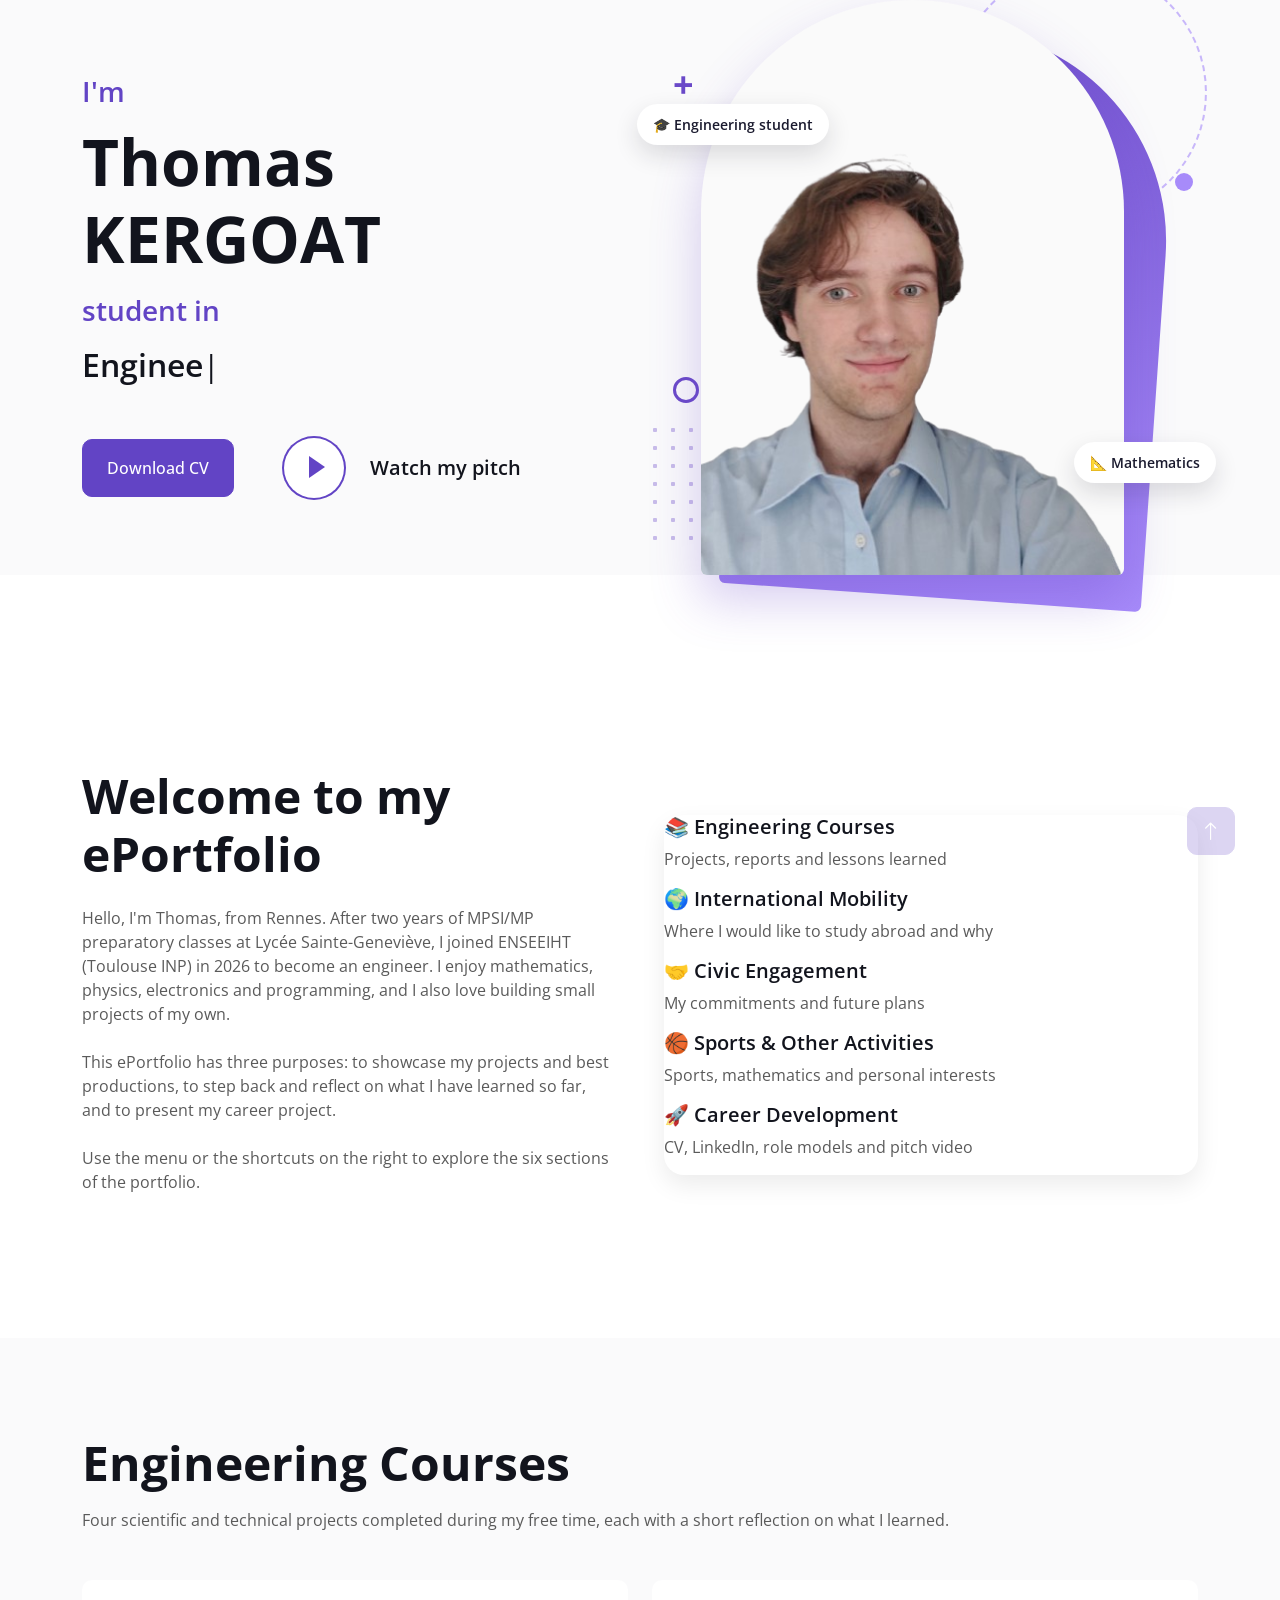
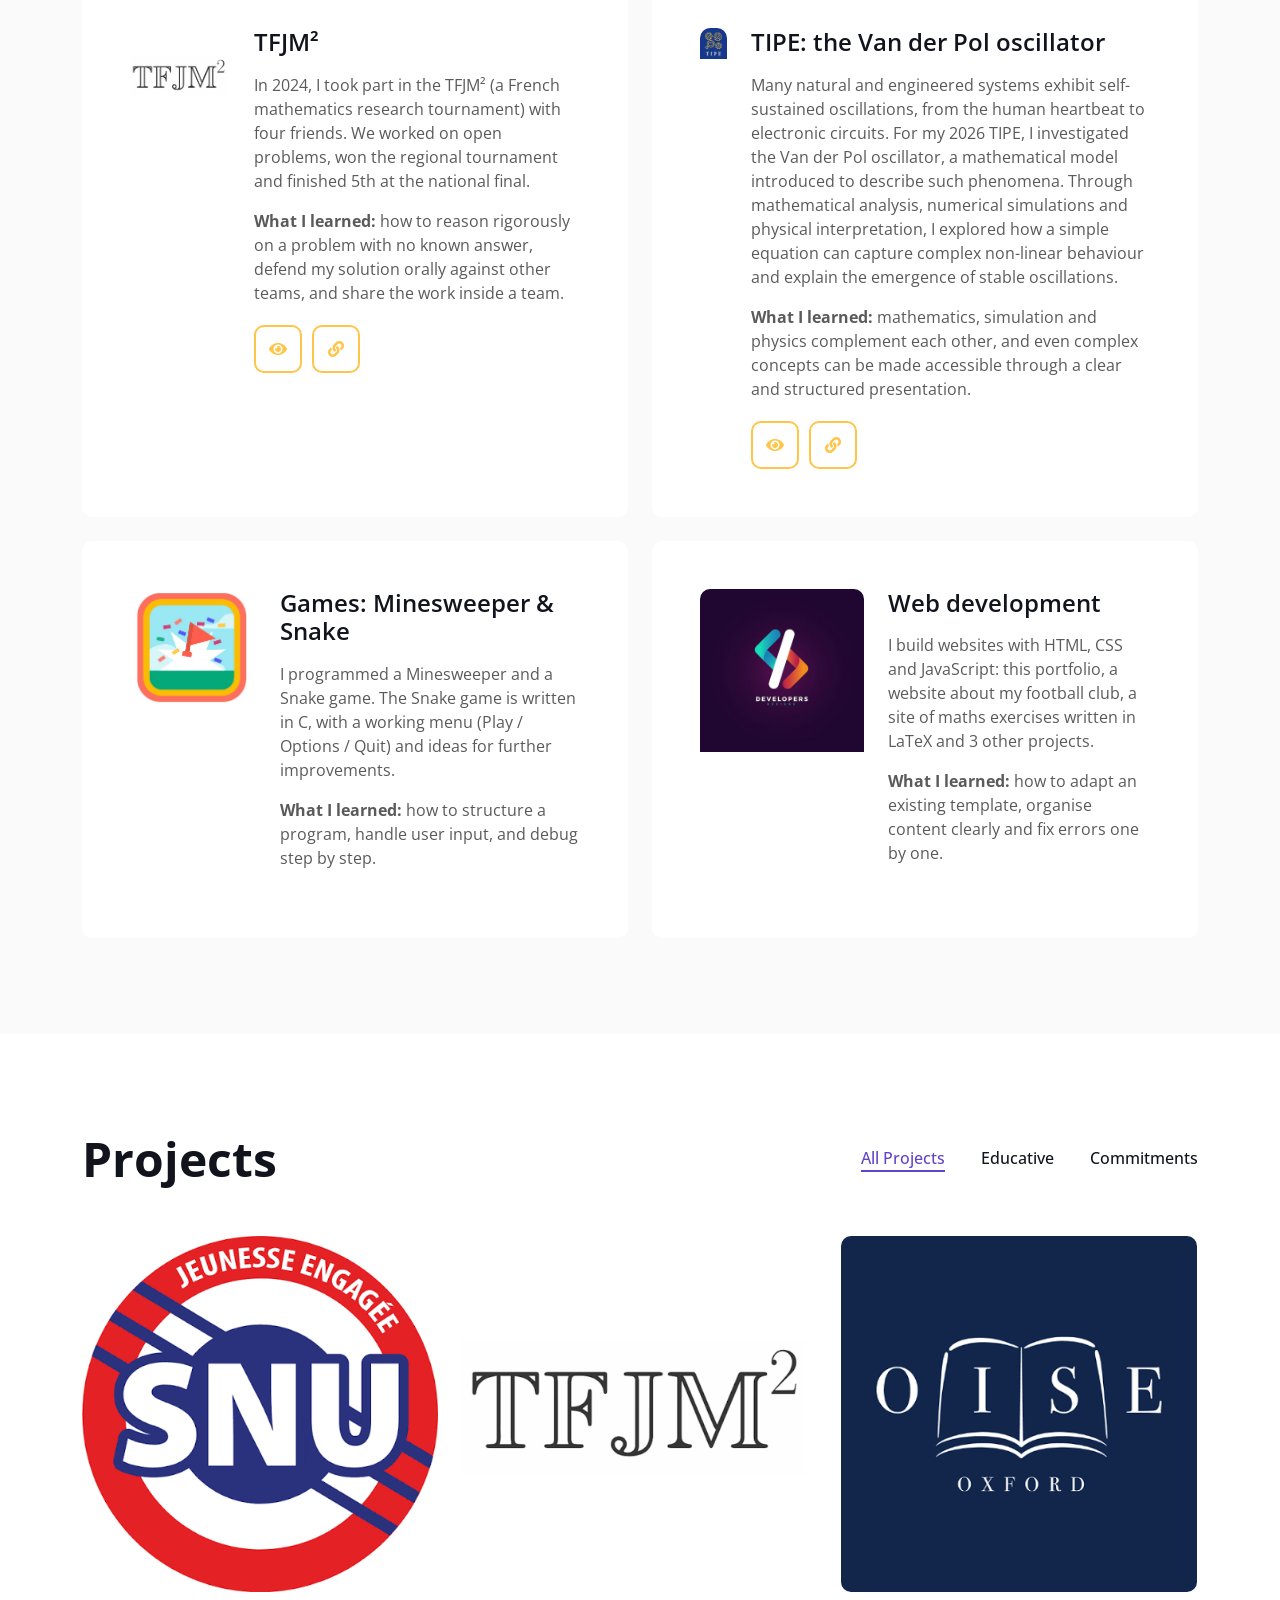
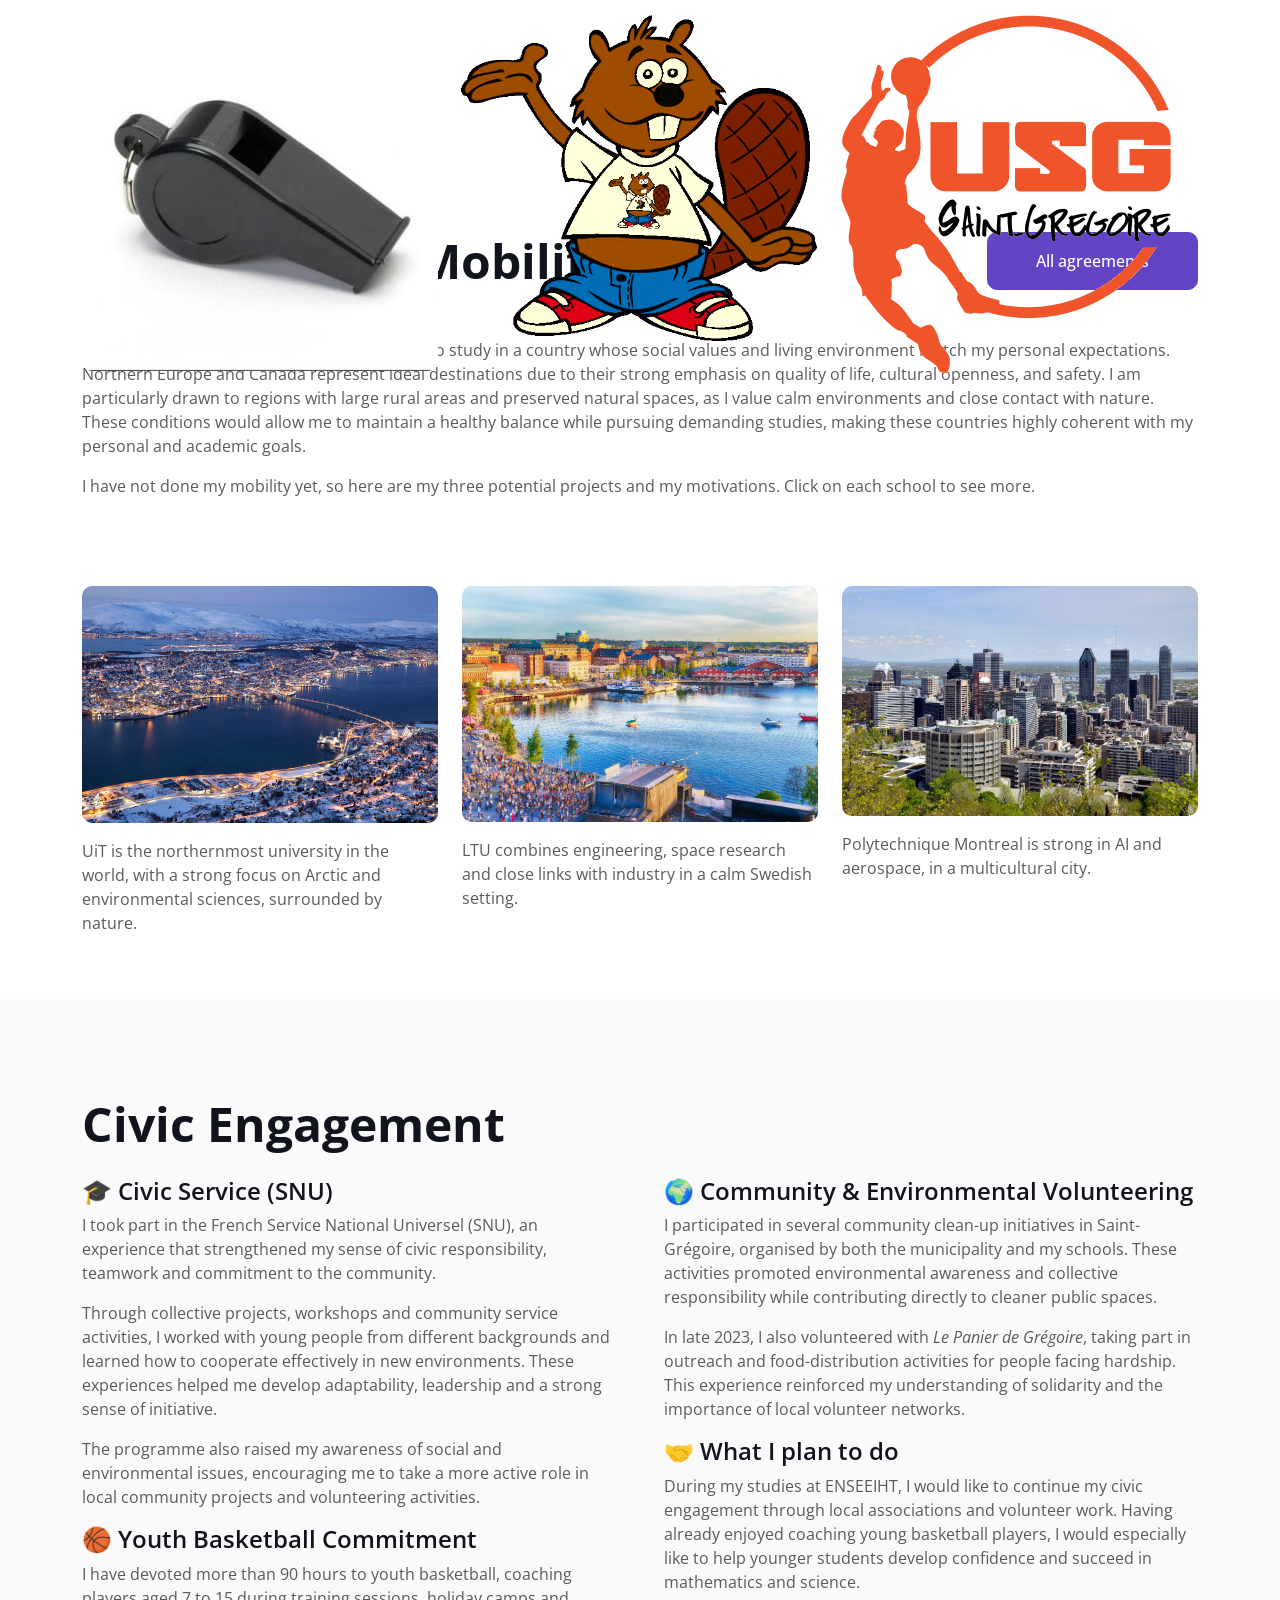
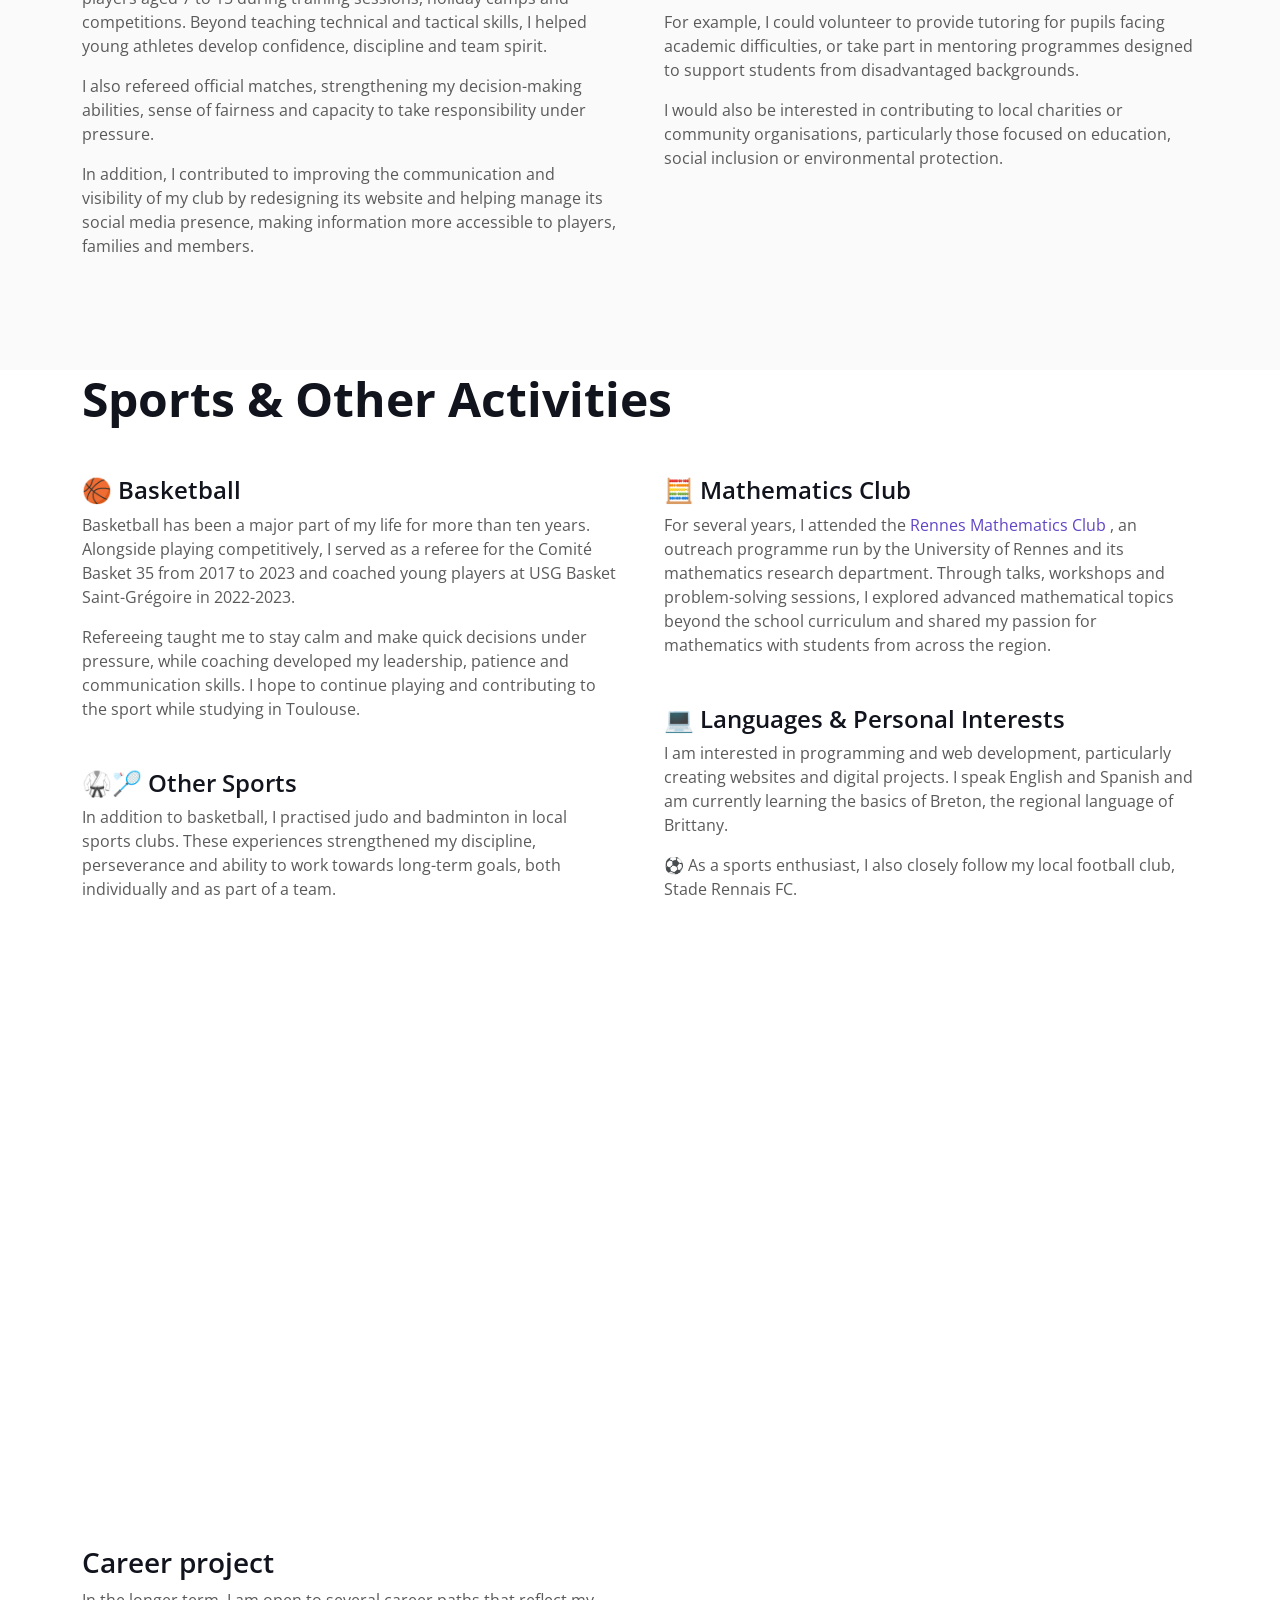
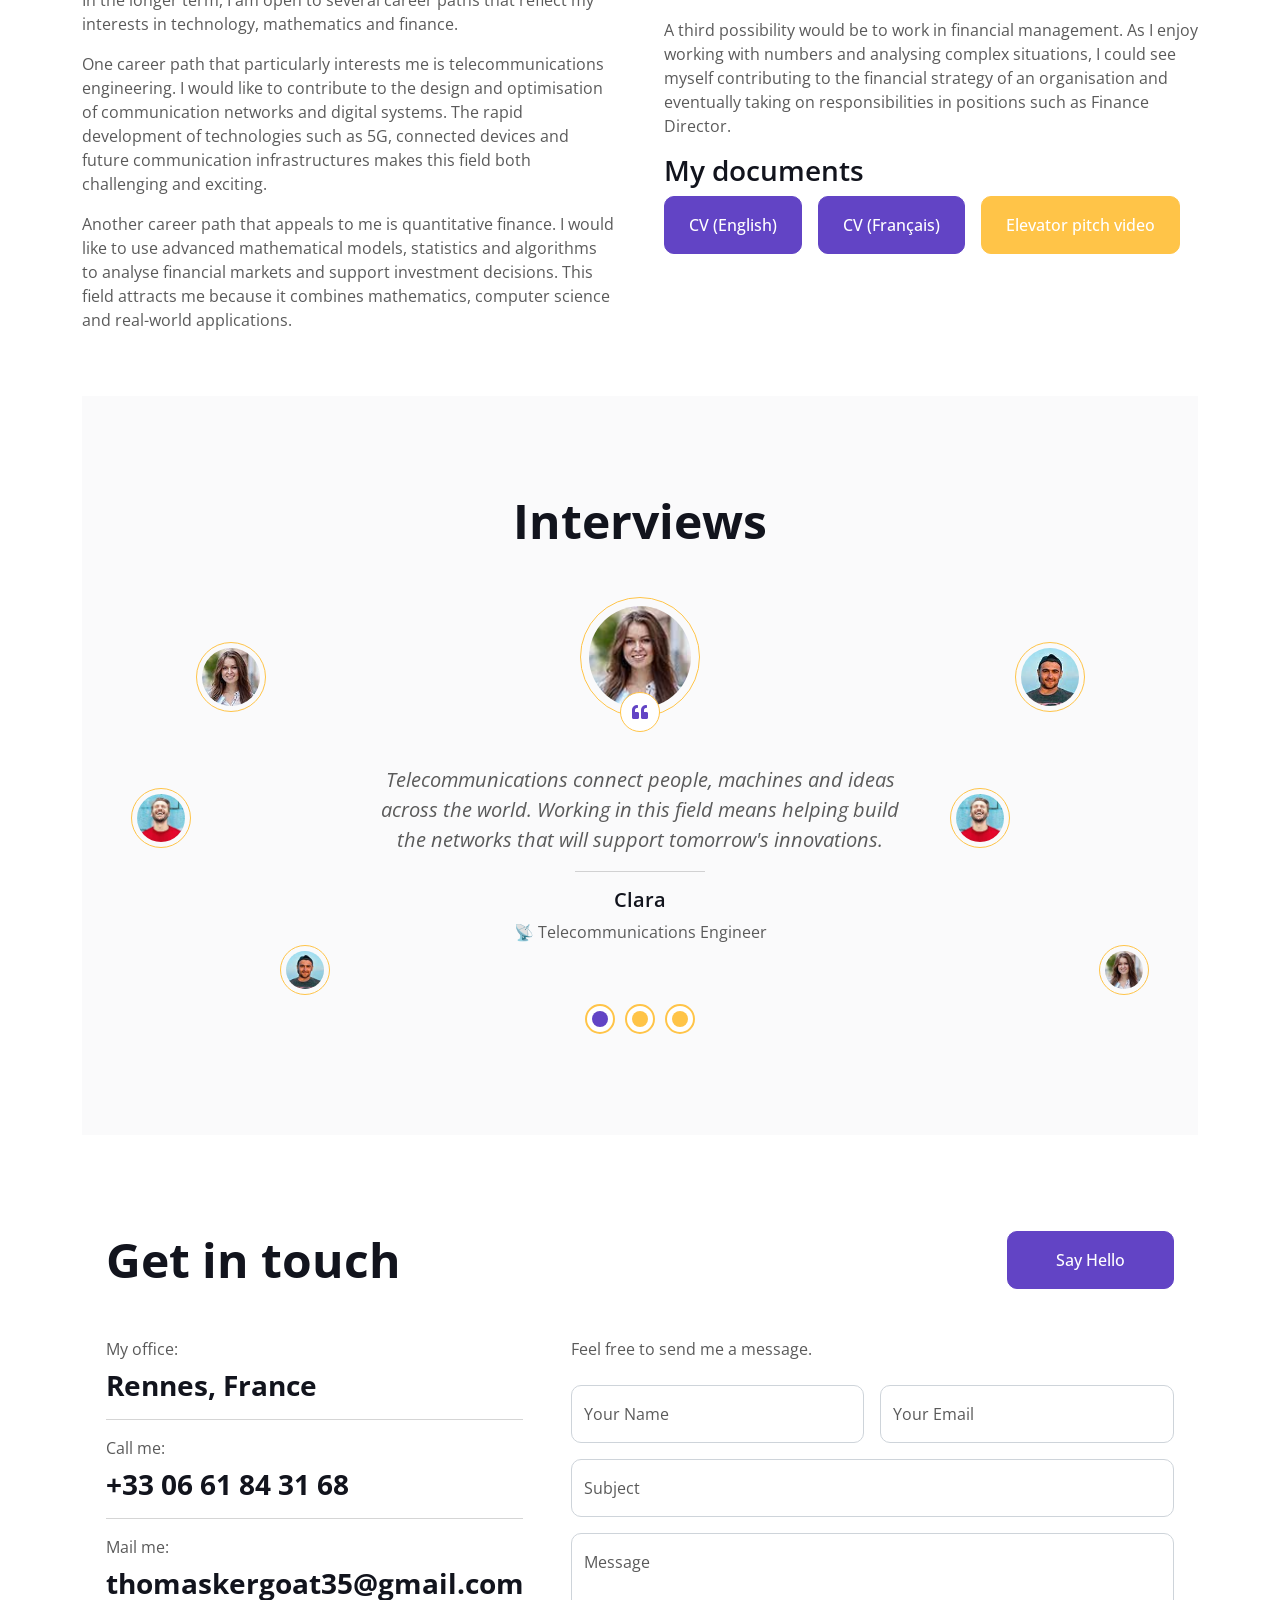
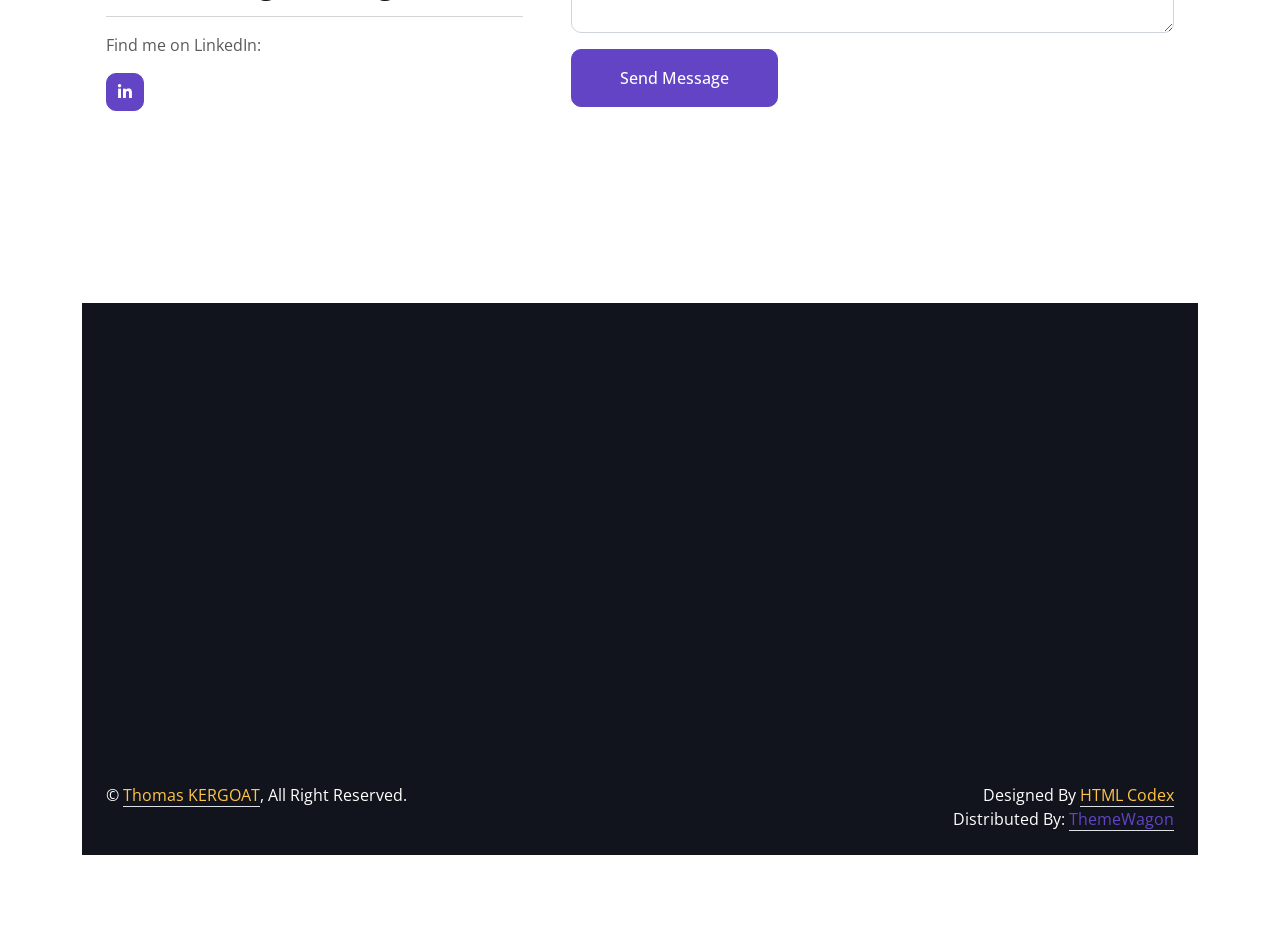
<file: index.html>
<!DOCTYPE html>
<html lang="en">

<head>
    <meta charset="utf-8">
    <title>KERGOAT Thomas - Personal Portfolio</title>
    <meta content="width=device-width, initial-scale=1.0" name="viewport">
    <meta content="ePortfolio, engineering, ENSEEIHT, Toulouse INP, mobility" name="keywords">
    <meta content="ePortfolio of Thomas Kergoat, engineering student at ENSEEIHT (Toulouse INP)" name="description">

    <!-- Favicon -->
    <link href="img/favicon.ico" rel="icon">

    <!-- Google Web Fonts -->
    <link rel="preconnect" href="https://fonts.googleapis.com">
    <link rel="preconnect" href="https://fonts.gstatic.com" crossorigin>
    <link href="https://fonts.googleapis.com/css2?family=Open+Sans:wght@400;500;600;700;800&display=swap" rel="stylesheet"> 

    <!-- Icon Font Stylesheet -->
    <link href="https://cdnjs.cloudflare.com/ajax/libs/font-awesome/5.10.0/css/all.min.css" rel="stylesheet">
    <link href="https://cdn.jsdelivr.net/npm/bootstrap-icons@1.4.1/font/bootstrap-icons.css" rel="stylesheet">

    <!-- Libraries Stylesheet -->
    <link href="lib/animate/animate.min.css" rel="stylesheet">
    <link href="lib/lightbox/css/lightbox.min.css" rel="stylesheet">
    <link href="lib/owlcarousel/assets/owl.carousel.min.css" rel="stylesheet">

    <!-- Customized Bootstrap Stylesheet -->
    <link href="css/bootstrap.min.css" rel="stylesheet">

    <!-- Template Stylesheet -->
    <link href="css/style.css" rel="stylesheet">
</head>

<body data-bs-spy="scroll" data-bs-target=".navbar" data-bs-offset="51">
    <!-- Spinner Start -->
    <div id="spinner" class="show bg-white position-fixed translate-middle w-100 vh-100 top-50 start-50 d-flex align-items-center justify-content-center">
        <div class="spinner-border text-primary" style="width: 3rem; height: 3rem;" role="status">
            <span class="sr-only">Loading...</span>
        </div>
    </div>
    <!-- Spinner End -->


    <!-- Navbar Start -->
    <nav class="navbar navbar-expand-lg bg-white navbar-light fixed-top shadow py-lg-0 px-4 px-lg-5 wow fadeIn" data-wow-delay="0.1s">
        <a href="index.html" class="navbar-brand d-block d-lg-none">
            <h1 class="text-primary fw-bold m-0">Portfolio</h1>
        </a>
        <button type="button" class="navbar-toggler" data-bs-toggle="collapse" data-bs-target="#navbarCollapse">
            <span class="navbar-toggler-icon"></span>
        </button>
        <div class="collapse navbar-collapse justify-content-between py-4 py-lg-0" id="navbarCollapse">
            <div class="navbar-nav ms-auto py-0">
                <a href="#home" class="nav-item nav-link active">Home</a>
                <a href="#service" class="nav-item nav-link">Engineering</a>
                <a href="#team" class="nav-item nav-link">Mobility</a>
                <a href="#civic" class="nav-item nav-link">Civic Engagement</a>
            </div>
            <a href="index.html" class="navbar-brand bg-secondary py-3 px-4 mx-3 d-none d-lg-block">
                <h1 class="text-primary fw-bold m-0">Portfolio</h1>
            </a>
            <div class="navbar-nav me-auto py-0">
                <a href="#sports" class="nav-item nav-link">Sports &amp; Activities</a>
                <a href="#career" class="nav-item nav-link">Career Development</a>
                <a href="#contact" class="nav-item nav-link">Contact</a>
            </div>
        </div>
    </nav>
    <!-- Navbar End -->


    <!-- Header Start -->
    <div class="container-fluid bg-light my-6 mt-0" id="home">
        <div class="container">
            <div class="row g-5 align-items-center">
                <div class="col-lg-6 py-6 pb-0 pt-lg-0">
                    <h3 class="text-primary mb-3">I'm</h3>
                    <h1 class="display-3 mb-3">Thomas KERGOAT</h1>
                    <h3 class="text-primary mb-3">student in</h3>
                    <h2 class="typed-text-output d-inline"></h2>
                    <div class="typed-text d-none">Engineering, Mathematics, Physics, Electronics, Computer Science, Telecommunications</div>
                    <div class="d-flex align-items-center pt-5">
                        <a href="CV_Thomas_Kergoat_EN.pdf" class="btn btn-primary py-3 px-4 me-5" download>Download CV</a>
                        <button type="button" class="btn-play" data-bs-toggle="modal"
                            data-src="Elevator_pitch_video.mp4" data-bs-target="#videoModal">
                            <span></span>
                        </button>
                        <h5 class="ms-4 mb-0 d-none d-sm-block">Watch my pitch</h5>
                    </div>
                </div>
                <div class="col-lg-6">
                    <div class="hero-visual">
                        <span class="deco dots"></span>
                        <span class="deco ring"></span>
                        <span class="deco plus plus-1">+</span>
                        <span class="deco plus plus-2">+</span>
                        <span class="deco circle circle-1"></span>
                        <span class="deco circle circle-2"></span>

                        <div class="arch-back"></div>
                        <div class="arch-frame">
                        <img src="img/Thomas.png" alt="Thomas Kergoat">
                        </div>

                        <div class="chip chip-1">🎓 Engineering student</div>
                        <div class="chip chip-2">📐 Mathematics</div>
                    </div>
                </div>
            </div>
        </div>  
    </div>
    <!-- Header End -->


    <!-- Video Modal Start -->
    <div class="modal modal-video fade" id="videoModal" tabindex="-1" aria-labelledby="exampleModalLabel" aria-hidden="true">
        <div class="modal-dialog">
            <div class="modal-content rounded-0">
                <div class="modal-header">
                    <h3 class="modal-title" id="exampleModalLabel">My elevator pitch</h3>
                    <button type="button" class="btn-close" data-bs-dismiss="modal" aria-label="Close"></button>
                </div>
                <div class="modal-body">
                    <!-- 16:9 aspect ratio -->
                    <div class="ratio ratio-16x9">
                        <video id="video" controls preload="none" playsinline>
                            <source src="Elevator_pitch_video.mp4" type="video/mp4">
                            Your browser does not support the video tag.
                        </video>
                    </div>
                </div>
            </div>
        </div>
    </div>
    <!-- Video Modal End -->


    <!-- About Start -->
    <div class="container-xxl py-6" id="welcome">
    <div class="container">
        <div class="row g-5">
            <div class="col-lg-6 wow fadeInUp" data-wow-delay="0.1s">
                <h1 class="display-5 mb-4">Welcome to my ePortfolio</h1>
                <p class="mb-4">Hello, I'm Thomas, from Rennes. After two years of MPSI/MP preparatory classes at Lycée Sainte-Geneviève, I joined ENSEEIHT (Toulouse INP) in 2026 to become an engineer. I enjoy mathematics, physics, electronics and programming, and I also love building small projects of my own.</p>
                <p class="mb-4">This ePortfolio has three purposes: to showcase my projects and best productions, to step back and reflect on what I have learned so far, and to present my career project.</p>
                <p class="mb-0">Use the menu or the shortcuts on the right to explore the six sections of the portfolio.</p>
            </div>

            <!-- Colonne droite -->
            <div class="col-lg-6 wow fadeInUp" data-wow-delay="0.3s">
                <br><br>
                <div class="portfolio-menu">
                    
                    <a href="#service" class="d-block text-decoration-none text-reset mb-3">
                        <h5>📚 Engineering Courses</h5>
                        <p>Projects, reports and lessons learned</p>
                    </a>

                    <a href="#team" class="d-block text-decoration-none text-reset mb-3">
                        <h5>🌍 International Mobility</h5>
                        <p>Where I would like to study abroad and why</p>
                    </a>

                    <a href="#civic" class="d-block text-decoration-none text-reset mb-3">
                        <h5>🤝 Civic Engagement</h5>
                        <p>My commitments and future plans</p>
                    </a>

                    <a href="#sports" class="d-block text-decoration-none text-reset mb-3">
                        <h5>🏀 Sports &amp; Other Activities</h5>
                        <p>Sports, mathematics and personal interests</p>
                    </a>

                    <a href="#career" class="d-block text-decoration-none text-reset mb-3">
                        <h5>🚀 Career Development</h5>
                        <p>CV, LinkedIn, role models and pitch video</p>
                    </a>

                </div>
            </div>
        </div>
    </div>
</div>
<!-- About End -->


    


    <!-- Service Start -->
    <div class="container-fluid bg-light my-5 py-6" id="service">
        <div class="container">
            <div class="row g-5 mb-5 wow fadeInUp" data-wow-delay="0.1s"><div class="col-12"><h1 class="display-5 mb-3">Engineering Courses</h1>
            <p class="mb-0">Four scientific and technical projects completed during my free time, each with a short reflection on what I learned.</p></div></div>
            <div class="row g-4"><div class="col-lg-6 wow fadeInUp" data-wow-delay="0.1s"><div class="service-item d-flex flex-column flex-sm-row bg-white rounded h-100 p-4 p-lg-5">
<div class="portfolio-img rounded overflow-hidden"><img class="img-fluid" src="img/tfjm.png" alt="TFJM²"></div>
<div class="ms-sm-4"><h4 class="mb-3">TFJM²</h4><p>In 2024, I took part in the TFJM² (a French mathematics research tournament) with four friends. We worked on open problems, won the regional tournament and finished 5th at the national final.</p><p><strong>What I learned:</strong> how to reason rigorously on a problem with no known answer, defend my solution orally against other teams, and share the work inside a team.</p>
<div class="service-btn"><a class="btn btn-lg-square btn-outline-secondary border-2" href="https://tfjm.org/"><i class="fa fa-eye"></i></a><a class="btn btn-lg-square btn-outline-secondary border-2" href="AOM_4_final.pdf" download><i class="fa fa-link"></i></a></div></div></div></div><div class="col-lg-6 wow fadeInUp" data-wow-delay="0.3s"><div class="service-item d-flex flex-column flex-sm-row bg-white rounded h-100 p-4 p-lg-5">
<div class="portfolio-img rounded overflow-hidden"><img class="img-fluid" src="img/TIPE.png" alt="TIPE: the Van der Pol oscillator"></div>
<div class="ms-sm-4"><h4 class="mb-3">TIPE: the Van der Pol oscillator</h4><p>Many natural and engineered systems exhibit self-sustained oscillations, from the human heartbeat to electronic circuits. For my 2026 TIPE, I investigated the Van der Pol oscillator, a mathematical model introduced to describe such phenomena. Through mathematical analysis, numerical simulations and physical interpretation, I explored how a simple equation can capture complex non-linear behaviour and explain the emergence of stable oscillations.</p><p><strong>What I learned:</strong> mathematics, simulation and physics complement each other, and even complex concepts can be made accessible through a clear and structured presentation.</p>
<div class="service-btn"><a class="btn btn-lg-square btn-outline-secondary border-2" href="https://www.scei-concours.fr/tipe.html"><i class="fa fa-eye"></i></a><a class="btn btn-lg-square btn-outline-secondary border-2" href="Van_der_Pol_pres_scei.pdf" download><i class="fa fa-link"></i></a></div></div></div></div><div class="col-lg-6 wow fadeInUp" data-wow-delay="0.1s"><div class="service-item d-flex flex-column flex-sm-row bg-white rounded h-100 p-4 p-lg-5">
<div class="portfolio-img rounded overflow-hidden"><img class="img-fluid" src="img/demineur.jpg" alt="Games: Minesweeper &amp; Snake"></div>
<div class="ms-sm-4"><h4 class="mb-3">Games: Minesweeper &amp; Snake</h4><p>I programmed a Minesweeper and a Snake game. The Snake game is written in C, with a working menu (Play / Options / Quit) and ideas for further improvements.</p><p><strong>What I learned:</strong> how to structure a program, handle user input, and debug step by step.</p>
<div class="service-btn"></div></div></div></div><div class="col-lg-6 wow fadeInUp" data-wow-delay="0.3s"><div class="service-item d-flex flex-column flex-sm-row bg-white rounded h-100 p-4 p-lg-5">
<div class="portfolio-img rounded overflow-hidden"><img class="img-fluid" src="img/devweb.avif" alt="Web development"></div>
<div class="ms-sm-4"><h4 class="mb-3">Web development</h4><p>I build websites with HTML, CSS and JavaScript: this portfolio, a website about my football club, a site of maths exercises written in LaTeX and 3 other projects.</p><p><strong>What I learned:</strong> how to adapt an existing template, organise content clearly and fix errors one by one.</p>
<div class="service-btn"></div></div></div></div></div>
        </div>
    </div>
    <!-- Service End -->


    <!-- Projects Start -->
    <div class="container-xxl py-6 pt-5" id="project">
        <div class="container">
            <div class="row g-5 mb-5 align-items-center wow fadeInUp" data-wow-delay="0.1s">
                <div class="col-lg-6">
                    <h1 class="display-5 mb-0">Projects</h1>
                </div>
                <div class="col-lg-6 text-lg-end">
                    <ul class="list-inline mx-n3 mb-0" id="portfolio-flters">
                        <li class="mx-3 active" data-filter="*">All Projects</li>
                        <li class="mx-3" data-filter=".first">Educative</li>
                        <li class="mx-3" data-filter=".second">Commitments</li>
                    </ul>
                </div>
            </div>
            <div class="row g-4 portfolio-container wow fadeInUp" data-wow-delay="0.1s">
                <div class="col-lg-4 col-md-6 portfolio-item second">
                    <div class="portfolio-img rounded overflow-hidden">
                        <img class="img-fluid" src="img/snu.png" alt="Portfolio image">
                        <div class="portfolio-btn">
                            <a class="btn btn-lg-square btn-outline-secondary border-2 mx-1" href="img/snu.png" data-lightbox="portfolio"><i class="fa fa-eye"></i></a>
                            <a class="btn btn-lg-square btn-outline-secondary border-2 mx-1" href="https://www.snu.gouv.fr/"><i class="fa fa-link"></i></a>
                            <p class="portfolio-caption">In 2022, I participated in the French National Universal Service (SNU).</p>

                        </div>
                    </div>
                </div>
                <div class="col-lg-4 col-md-6 portfolio-item first">
                    <div class="portfolio-img rounded overflow-hidden">
                        <img class="img-fluid" src="img/tfjm.png" alt="Portfolio image">
                        <div class="portfolio-btn">
                            <a class="btn btn-lg-square btn-outline-secondary border-2 mx-1" href="img/tfjm.png" data-lightbox="portfolio"><i class="fa fa-eye"></i></a>
                            <a class="btn btn-lg-square btn-outline-secondary border-2 mx-1" href="https://tfjm.org/"><i class="fa fa-link"></i></a>
                            <p class="portfolio-caption">In 2024, my team won the TFJM² regional tournament in Rennes and achieved 5th place nationally.<br> I was also awarded Best Opponent in the national final.</p>

                        </div>
                    </div>
                </div>
                <div class="col-lg-4 col-md-6 portfolio-item first">
                    <div class="portfolio-img rounded overflow-hidden">
                        <img class="img-fluid" src="img/oise.png" alt="Portfolio image">
                        <div class="portfolio-btn">
                            <a class="btn btn-lg-square btn-outline-secondary border-2 mx-1" href="img/oise.png" data-lightbox="portfolio"><i class="fa fa-eye"></i></a>
                            <a class="btn btn-lg-square btn-outline-secondary border-2 mx-1" href="https://www.oise.com/fr"><i class="fa fa-link"></i></a>
                            <p class="portfolio-caption">In 2025, I attended an intensive English programme in Oxford with OISE, specifically designed to prepare students for French engineering school entrance examinations.</p>
                        </div>
                    </div>
                </div>
                <div class="col-lg-4 col-md-6 portfolio-item second">
                    <div class="portfolio-img rounded overflow-hidden">
                        <img class="img-fluid" src="img/sifflet.jpg" alt="Portfolio image">
                        <div class="portfolio-btn">
                            <a class="btn btn-lg-square btn-outline-secondary border-2 mx-1" href="img/sifflet.jpg" data-lightbox="portfolio"><i class="fa fa-eye"></i></a>
                            <a class="btn btn-lg-square btn-outline-secondary border-2 mx-1" href="https://illeetvilainebasketball.org/formation-arbitre-officiel"><i class="fa fa-link"></i></a>
                            <p class="portfolio-caption">Coached young basketball players and officiated games as a referee for several years.</p>
                        </div>
                    </div>
                </div>
                <div class="col-lg-4 col-md-6 portfolio-item first">
                    <div class="portfolio-img rounded overflow-hidden">
                        <img class="img-fluid" src="img/cci2.png" alt="Portfolio image">
                        <div class="portfolio-btn">
                            <a class="btn btn-lg-square btn-outline-secondary border-2 mx-1" href="img/cci2.png" data-lightbox="portfolio"><i class="fa fa-eye"></i></a>
                            <a class="btn btn-lg-square btn-outline-secondary border-2 mx-1" href="https://castor-informatique.fr/"><i class="fa fa-link"></i></a>
                            <p class="portfolio-caption">Participated almost every year in the Castor Informatique and Algoréa competitions, regularly achieving top 100 rankings nationwide.</p>
                        </div>
                    </div>
                </div>
                <div class="col-lg-4 col-md-6 portfolio-item second">
                    <div class="portfolio-img rounded overflow-hidden">
                        <img class="img-fluid" src="img/usg.png" alt="Portfolio image">
                        <div class="portfolio-btn">
                            <a class="btn btn-lg-square btn-outline-secondary border-2 mx-1" href="img/usg.png" data-lightbox="portfolio"><i class="fa fa-eye"></i></a>
                            <a class="btn btn-lg-square btn-outline-secondary border-2 mx-1" href="https://usg-basket.com/"><i class="fa fa-link"></i></a>
                            <p class="portfolio-caption">Played competitive basketball for 10 years at USG Saint-Grégoire and volunteered for one year.</p>
                        </div>
                    </div>
                </div>
            </div>
        </div>
    </div>
    <!-- Projects End -->


    <!-- Team Start -->
    <div class="container-xxl py-6 pb-5" id="team">
        <div class="container">
            <div class="row g-5 mb-5 wow fadeInUp" data-wow-delay="0.1s">
                <div class="col-lg-6"><h1 class="display-5 mb-0">International Mobility</h1></div>
                <div class="col-lg-6 text-lg-end"><a class="btn btn-primary py-3 px-5" href="http://inpt.adv-pub.moveonfr.com/report-page-1581/">All agreements</a></div>
            </div>
            <p>As part of my academic mobility project, I aim to study in a country whose social values and living environment match my personal expectations. Northern Europe and Canada represent ideal destinations due to their strong emphasis on quality of life, cultural openness, and safety. I am particularly drawn to regions with large rural areas and preserved natural spaces, as I value calm environments and close contact with nature. These conditions would allow me to maintain a healthy balance while pursuing demanding studies, making these countries highly coherent with my personal and academic goals.</p><p>I have not done my mobility yet, so here are my three potential projects and my motivations. Click on each school to see more.</p>      <br><br><br><div class="row g-4"><div class="col-lg-4 col-md-6 wow fadeInUp" data-wow-delay="0.1s"><div class="team-item position-relative"><a href="page-tromso.html"><img class="img-fluid rounded" src="img/tromso.jpg" alt="Tromsø, Norway"><div class="team-text bg-white rounded-end p-4"><div><h5>Tromsø</h5><span>Norway</span></div><i class="fa fa-arrow-right fa-2x text-primary"></i></div></a></div><p class="mt-3">UiT is the northernmost university in the world, with a strong focus on Arctic and environmental sciences, surrounded by nature.</p></div><div class="col-lg-4 col-md-6 wow fadeInUp" data-wow-delay="0.3s"><div class="team-item position-relative"><a href="page-lulea.html"><img class="img-fluid rounded" src="img/lulea.jpg" alt="Luleå, Sweden"><div class="team-text bg-white rounded-end p-4"><div><h5>Luleå</h5><span>Sweden</span></div><i class="fa fa-arrow-right fa-2x text-primary"></i></div></a></div><p class="mt-3">LTU combines engineering, space research and close links with industry in a calm Swedish setting.</p></div><div class="col-lg-4 col-md-6 wow fadeInUp" data-wow-delay="0.5s"><div class="team-item position-relative"><a href="page-montreal.html"><img class="img-fluid rounded" src="img/montreal2.jpg" alt="Montréal, Canada"><div class="team-text bg-white rounded-end p-4"><div><h5>Montreal</h5><span>Canada</span></div><i class="fa fa-arrow-right fa-2x text-primary"></i></div></a></div><p class="mt-3">Polytechnique Montreal is strong in AI and aerospace, in a multicultural city.</p></div></div>
        </div>
    </div>
    <!-- Team End -->


    <div class="container-xxl py-6 bg-light" id="civic"><div class="container"><h1 class="display-5 mb-4">Civic Engagement</h1><div class="row g-5"><div class="col-lg-6">    <h4>🎓 Civic Service (SNU)</h4>

<p>
    I took part in the French Service National Universel (SNU), an experience that strengthened my sense of civic responsibility, teamwork and commitment to the community.
</p>

<p>
    Through collective projects, workshops and community service activities, I worked with young people from different backgrounds and learned how to cooperate effectively in new environments. These experiences helped me develop adaptability, leadership and a strong sense of initiative.
</p>

<p>
    The programme also raised my awareness of social and environmental issues, encouraging me to take a more active role in local community projects and volunteering activities.
</p>

    <h4>🏀 Youth Basketball Commitment</h4>
    <p>
        I have devoted more than 90 hours to youth basketball, coaching players aged 7 to 15 during training sessions, holiday camps and competitions. Beyond teaching technical and tactical skills, I helped young athletes develop confidence, discipline and team spirit.
    </p>

    <p>
        I also refereed official matches, strengthening my decision-making abilities, sense of fairness and capacity to take responsibility under pressure.
    </p>

    <p>
        In addition, I contributed to improving the communication and visibility of my club by redesigning its website and helping manage its social media presence, making information more accessible to players, families and members.
    </p>

    </div>
<div class="col-lg-6">
    
    <h4>🌍 Community & Environmental Volunteering</h4>
    <p>
        I participated in several community clean-up initiatives in Saint-Grégoire, organised by both the municipality and my schools. These activities promoted environmental awareness and collective responsibility while contributing directly to cleaner public spaces.
    </p>

    <p>
        In late 2023, I also volunteered with <em>Le Panier de Grégoire</em>, taking part in outreach and food-distribution activities for people facing hardship. This experience reinforced my understanding of solidarity and the importance of local volunteer networks.
    </p>
    
    <h4>🤝 What I plan to do</h4>

<p>
    During my studies at ENSEEIHT, I would like to continue my civic engagement through local associations and volunteer work. Having already enjoyed coaching young basketball players, I would especially like to help younger students develop confidence and succeed in mathematics and science.
</p>

<p>
    For example, I could volunteer to provide tutoring for pupils facing academic difficulties, or take part in mentoring programmes designed to support students from disadvantaged backgrounds.
</p>

<p>
    I would also be interested in contributing to local charities or community organisations, particularly those focused on education, social inclusion or environmental protection.
</p>
</div></div></div></div>
    <div class="container" id="sports">
        <h1 class="display-5 mb-4">Sports &amp; Other Activities</h1>
<br>
        <div class="row g-5">

            <!-- Colonne gauche -->
            <div class="col-lg-6">

                <h4>🏀 Basketball</h4>
                <p>
                    Basketball has been a major part of my life for more than ten years. Alongside playing competitively, I served as a referee for the Comité Basket 35 from 2017 to 2023 and coached young players at USG Basket Saint-Grégoire in 2022-2023.
                </p>

                <p>
                    Refereeing taught me to stay calm and make quick decisions under pressure, while coaching developed my leadership, patience and communication skills. I hope to continue playing and contributing to the sport while studying in Toulouse.
                </p>

                <h4 class="mt-5">🥋🏸 Other Sports</h4>
                <p>
                    In addition to basketball, I practised judo and badminton in local sports clubs. These experiences strengthened my discipline, perseverance and ability to work towards long-term goals, both individually and as part of a team.
                </p>

            </div>

            <!-- Colonne droite -->
            <div class="col-lg-6">

                <h4>🧮 Mathematics Club</h4>
                    <p>
                        For several years, I attended the
                        <a href="https://irmar.univ-rennes.fr/club-rennes-et-maths"
                        target="_blank"
                        rel="noopener noreferrer">
                        Rennes Mathematics Club
                        </a>,
                        an outreach programme run by the University of Rennes and its mathematics research department. Through talks, workshops and problem-solving sessions, I explored advanced mathematical topics beyond the school curriculum and shared my passion for mathematics with students from across the region.
                    </p>

                <h4 class="mt-5">💻 Languages &amp; Personal Interests</h4>
                <p>
                    I am interested in programming and web development, particularly creating websites and digital projects. I speak English and Spanish and am currently learning the basics of Breton, the regional language of Brittany.
                </p>

                <p>
                    ⚽ As a sports enthusiast, I also closely follow my local football club, Stade Rennais FC.
                </p>

            </div>

        </div>
    </div>
</div>
<br>
    <div class="container-xxl py-6 pb-5" id="career">
        <div class="container">
            <div class="row g-5">
                <div class="col-lg-6 wow fadeInUp" data-wow-delay="0.1s">
                    <h1 class="display-5 mb-4">Career Development</h1>
                    <p class="mb-4">As part of my commitment to continuous improvement, I enjoy taking on new professional challenges and developing my skills.</p>
                    <h3 class="mb-4">My Skills &amp; Experiences</h3>
                    <div class="row align-items-center">
                        <div class="col-md-6">
                            <div class="skill mb-4">
                                <div class="d-flex justify-content-between">
                                    <h6 class="font-weight-bold">French</h6>
                                    <h6 class="font-weight-bold">Native</h6>
                                </div>
                                <div class="progress">
                                    <div class="progress-bar bg-primary" role="progressbar" aria-valuenow="100" aria-valuemin="0" aria-valuemax="100"></div>
                                </div>
                            </div>
                            <div class="skill mb-4">
                                <div class="d-flex justify-content-between">
                                    <h6 class="font-weight-bold">English</h6>
                                    <h6 class="font-weight-bold">B2</h6>
                                </div>
                                <div class="progress">
                                    <div class="progress-bar bg-warning" role="progressbar" aria-valuenow="70" aria-valuemin="0" aria-valuemax="100"></div>
                                </div>
                            </div>
                            <div class="skill mb-4">
                                <div class="d-flex justify-content-between">
                                    <h6 class="font-weight-bold">Spanish</h6>
                                    <h6 class="font-weight-bold">B1</h6>
                                </div>
                                <div class="progress">
                                    <div class="progress-bar bg-danger" role="progressbar" aria-valuenow="50" aria-valuemin="0" aria-valuemax="100"></div>
                                </div>
                            </div>
                        </div>
                        <div class="col-md-6">
                            <div class="skill mb-4">
                                <div class="d-flex justify-content-between">
                                    <h6 class="font-weight-bold">Python</h6>
                                    <h6 class="font-weight-bold">Intermediate</h6>
                                </div>
                                <div class="progress">
                                    <div class="progress-bar bg-danger" role="progressbar" aria-valuenow="80" aria-valuemin="0" aria-valuemax="100"></div>
                                </div>
                            </div>
                            <div class="skill mb-4">
                                <div class="d-flex justify-content-between">
                                    <h6 class="font-weight-bold">LaTeX</h6>
                                    <h6 class="font-weight-bold">Advanced</h6>
                                </div>
                                <div class="progress">
                                    <div class="progress-bar bg-dark" role="progressbar" aria-valuenow="90" aria-valuemin="0" aria-valuemax="100"></div>
                                </div>
                            </div>
                            <div class="skill mb-4">
                                <div class="d-flex justify-content-between">
                                    <h6 class="font-weight-bold">C</h6>
                                    <h6 class="font-weight-bold">Beginner</h6>
                                </div>
                                <div class="progress">
                                    <div class="progress-bar bg-info" role="progressbar" aria-valuenow="40" aria-valuemin="0" aria-valuemax="100"></div>
                                </div>
                            </div>
                        </div>
                    </div>
                </div>
                <div class="col-lg-6 wow fadeInUp" data-wow-delay="0.5s">
                    <ul class="nav nav-pills rounded border border-2 border-primary mb-5">
                        <li class="nav-item w-50">
                            <button class="nav-link w-100 py-3 fs-5 active" data-bs-toggle="pill" href="#tab-1">Education</button>
                        </li>
                        <li class="nav-item w-50">
                            <button class="nav-link w-100 py-3 fs-5" data-bs-toggle="pill" href="#tab-2">Experiences</button>
                        </li>
                    </ul>
                    <div class="tab-content">
                        <div id="tab-1" class="tab-pane fade show p-0 active">
                            <div class="row gy-5 gx-4">
                                <div class="col-sm-6">
                                    <h5>Engineering School</h5>
                                    <hr class="text-primary my-2">
                                    <p class="text-primary mb-1">2026-</p>
                                    <h6 class="mb-0">ENSEEIHT</h6>
                                </div>
                                <div class="col-sm-6">
                                    <h5>Prepa MPSI/MP</h5>
                                    <hr class="text-primary my-2">
                                    <p class="text-primary mb-1">2024 - 2026</p>
                                    <h6 class="mb-0">Lycée Sainte-Geneviève</h6>
                                </div>
                                <div class="col-sm-6">
                                    <h5>High School</h5>
                                    <hr class="text-primary my-2">
                                    <p class="text-primary mb-1">2021 - 2024</p>
                                    <h6 class="mb-0">Lycée Jean Paul II</h6>
                                </div>
                                <div class="col-sm-6">
                                    <h5>School</h5>
                                    <hr class="text-primary my-2">
                                    <p class="text-primary mb-1">2017 - 2021</p>
                                    <h6 class="mb-0">Collège Immaculée</h6>
                                </div>
                            </div>
                        </div>
                        <div id="tab-2" class="tab-pane fade show p-0">
                            <div class="row gy-5 gx-4">
                                <div class="col-sm-6">
                                    <h5>Internship</h5>
                                    <hr class="text-primary my-2">
                                    <p class="text-primary mb-1">2021</p>
                                    <h6 class="mb-0">Sodalec</h6>
                                </div>
                                <div class="col-sm-6">
                                    <h5>Internship</h5>
                                    <hr class="text-primary my-2">
                                    <p class="text-primary mb-1">2022</p>
                                    <h6 class="mb-0">Artefacto</h6>
                                </div>
                                <div class="col-sm-6">
                                    <h5>Basketball coach/supervisor</h5>
                                    <hr class="text-primary my-2">
                                    <p class="text-primary mb-1">2022 - 2023</p>
                                    <h6 class="mb-0">USG Basket St Grégoire</h6>
                                </div>
                                <div class="col-sm-6">
                                    <h5>Basketball referee</h5>
                                    <hr class="text-primary my-2">
                                    <p class="text-primary mb-1">2017 - 2023</p>
                                    <h6 class="mb-0">Comité basket 35</h6>
                                </div>
                            </div>
                        </div>
                    </div>
                </div>
            </div>
        </div>
    </div>
<br><br>
    <!-- Expertise End --><div class="container-xxl pb-5" id="career-tools"><div class="container">
<div class="row g-5 mb-5"><div class="col-lg-6"><h3>Career project</h3>
<p>In the longer term, I am open to several career paths that reflect my interests in technology, mathematics and finance.</p>

<p>One career path that particularly interests me is telecommunications engineering. I would like to contribute to the design and optimisation of communication networks and digital systems. The rapid development of technologies such as 5G, connected devices and future communication infrastructures makes this field both challenging and exciting.</p>

<p>Another career path that appeals to me is quantitative finance. I would like to use advanced mathematical models, statistics and algorithms to analyse financial markets and support investment decisions. This field attracts me because it combines mathematics, computer science and real-world applications.</p>

</div>
<div class="col-lg-6"><br><br><br>
<p>A third possibility would be to work in financial management. As I enjoy working with numbers and analysing complex situations, I could see myself contributing to the financial strategy of an organisation and eventually taking on responsibilities in positions such as Finance Director.</p><h3>My documents</h3><div class="d-flex flex-wrap gap-3"><a class="btn btn-primary py-3 px-4" href="CV_Thomas_Kergoat_EN.pdf" download>CV (English)</a><a class="btn btn-primary py-3 px-4" href="CV_Thomas_Kergoat_FR.pdf" download>CV (Français)</a><button type="button" class="btn btn-secondary py-3 px-4" data-bs-toggle="modal" data-src="Elevator_pitch_video.mp4" data-bs-target="#videoModal">Elevator pitch video</button></div></div></div>

    <!-- Testimonial Start -->
    <div class="container-fluid bg-light py-5 my-5" id="testimonial">
        <div class="container-fluid py-5">
            <h1 class="display-5 text-center mb-5 wow fadeInUp" data-wow-delay="0.1s">Interviews</h1>
            <div class="row justify-content-center">
                <div class="col-lg-3 d-none d-lg-block">
                    <div class="testimonial-left h-100">
                        <img class="img-fluid wow fadeIn" data-wow-delay="0.1s" src="img/testimonial-1.jpg" alt="">
                        <img class="img-fluid wow fadeIn" data-wow-delay="0.3s" src="img/testimonial-2.jpg" alt="">
                        <img class="img-fluid wow fadeIn" data-wow-delay="0.5s" src="img/testimonial-3.jpg" alt="">
                    </div>
                </div>
                <div class="col-lg-6 wow fadeInUp" data-wow-delay="0.5s">
                    <div class="owl-carousel testimonial-carousel">
                        <div class="testimonial-item text-center">
                            <div class="position-relative mb-5">
                                <img class="img-fluid rounded-circle border border-secondary p-2 mx-auto" src="img/testimonial-1.jpg" alt="">
                                <div class="testimonial-icon">
                                    <i class="fa fa-quote-left text-primary"></i>
                                </div>
                            </div>
                            <p class="fs-5 fst-italic">Telecommunications connect people, machines and ideas across the world. Working in this field means helping build the networks that will support tomorrow's innovations.</p>
                            <hr class="w-25 mx-auto">
                            <h5>Clara</h5>
                            <span>📡 Telecommunications Engineer</span>
                        </div>
                        <div class="testimonial-item text-center">
                            <div class="position-relative mb-5">
                                <img class="img-fluid rounded-circle border border-secondary p-2 mx-auto" src="img/testimonial-2.jpg" alt="">
                                <div class="testimonial-icon">
                                    <i class="fa fa-quote-left text-primary"></i>
                                </div>
                            </div>
                            <p class="fs-5 fst-italic">Embedded systems are everywhere, from medical devices to satellites. The most rewarding part of the job is turning theoretical concepts into reliable systems that interact with the real world.</p>
                            <hr class="w-25 mx-auto">
                            <h5>Xavier</h5>
                            <span>🤖 Embedded Systems Engineer</span>
                        </div>
                        <div class="testimonial-item text-center">
                            <div class="position-relative mb-5">
                                <img class="img-fluid rounded-circle border border-secondary p-2 mx-auto" src="img/testimonial-3.jpg" alt="">
                                <div class="testimonial-icon">
                                    <i class="fa fa-quote-left text-primary"></i>
                                </div>
                            </div>
                            <p class="fs-5 fst-italic">Microelectronics shows how the smallest components can drive the biggest innovations.</p>
                            <hr class="w-25 mx-auto">
                            <h5>Dominique</h5>
                            <span>🔬 Microelectronics Engineer</span>
                        </div>
                    </div>
                </div>
                <div class="col-lg-3 d-none d-lg-block">
                    <div class="testimonial-right h-100">
                        <img class="img-fluid wow fadeIn" data-wow-delay="0.1s" src="img/testimonial-1.jpg" alt="">
                        <img class="img-fluid wow fadeIn" data-wow-delay="0.3s" src="img/testimonial-2.jpg" alt="">
                        <img class="img-fluid wow fadeIn" data-wow-delay="0.5s" src="img/testimonial-3.jpg" alt="">
                    </div>
                </div>
            </div>
        </div>
    </div>
    <!-- Testimonial End -->

    <!-- Contact Start -->
    <div class="container-xxl pb-5" id="contact">
        <div class="container py-5">
            <div class="row g-5 mb-5 wow fadeInUp" data-wow-delay="0.1s">
                <div class="col-lg-6">
                    <h1 class="display-5 mb-0">Get in touch</h1>
                </div>
                <div class="col-lg-6 text-lg-end">
                    <a class="btn btn-primary py-3 px-5" href="mailto:thomaskergoat35@gmail.com">Say Hello</a>
                </div>
            </div>
            <div class="row g-5">
                <div class="col-lg-5 col-md-6 wow fadeInUp" data-wow-delay="0.1s">
                    <p class="mb-2">My office:</p>
                    <h3 class="fw-bold">Rennes, France</h3>
                    <hr class="w-100">
                    <p class="mb-2">Call me:</p>
                    <h3 class="fw-bold">+33 06 61 84 31 68</h3>
                    <hr class="w-100">
                    <p class="mb-2">Mail me:</p>
                    <h3 class="fw-bold">thomaskergoat35@gmail.com</h3>
                    <hr class="w-100">
                    <p class="mb-2">Find me on LinkedIn:</p>
                    <div class="d-flex pt-2">
                        <a class="btn btn-square btn-primary me-2" href="http://www.linkedin.com/in/thomas-kergoat-3b3130448"><i class="fab fa-linkedin-in"></i></a>
                    </div>
                </div>
                <div class="col-lg-7 col-md-6">
                    <p class="mb-4">Feel free to send me a message.</p>
                    <form action="https://formsubmit.co/36620452f6dae8a6bebd9912b5d3272f" method="POST">
                        <input type="hidden" name="_captcha" value="false">

                        <div class="row g-3">
                            <div class="col-md-6">
                                <div class="form-floating">
                                    <input type="text" class="form-control" name="name" id="name" placeholder="Your Name" required>
                                    <label for="name">Your Name</label>
                                </div>
                            </div>
                            <div class="col-md-6">
                                <div class="form-floating">
                                    <input type="email" class="form-control" name="email" id="email" placeholder="Your Email" required>
                                    <label for="email">Your Email</label>
                                </div>
                            </div>

                            <div class="col-12">
                                <div class="form-floating">
                                    <input type="text" class="form-control" name="subject" id="subject" placeholder="Subject" required>
                                    <label for="subject">Subject</label>
                                </div>
                            </div>

                            <div class="col-12">
                                <div class="form-floating">
                                    <textarea class="form-control" name="message" id="message" placeholder="Leave a message here" style="height: 100px" required></textarea>
                                    <label for="message">Message</label>
                                </div>
                            </div>

                            <div class="col-12">
                                <button class="btn btn-primary py-3 px-5" type="submit">Send Message</button>
                            </div>
                        </div>
                    </form>
                </div>
            </div>
        </div>
    </div>
    <!-- Contact End -->


    <!-- Map Start -->
    <div class="container-xxl pt-5 px-0 wow fadeInUp" data-wow-delay="0.1s">
        <div class="container-xxl pt-5 px-0">
            <div class="bg-dark">
                <iframe src="https://www.google.com/maps/embed?pb=!1m18!1m12!1m3!1d42619.279333985745!2d-1.7296471680173788!3d48.11592698745914!2m3!1f0!2f0!3f0!3m2!1i1024!2i768!4f13.1!3m3!1m2!1s0x480ede2fa7d69085%3A0x40ca5cd36e4ab30!2sRennes!5e0!3m2!1sfr!2sfr!4v1790186468114!5m2!1sfr!2sfr" width="600" height="450" frameborder="0" style="width: 100%; border:0;" allowfullscreen="" aria-hidden="false" tabindex="0"></iframe>
            </div>
        </div>
    </div>
    <!-- Map End -->


     <!-- Copyright Start --> 
    <div class="container-fluid bg-dark text-white py-4">
            <div class="container">
                <div class="row">
                    <div class="col-md-6 text-center text-md-start mb-3 mb-md-0">
                        &copy; <a class="border-bottom text-secondary" href="#">Thomas KERGOAT</a>, All Right Reserved.
                    </div>
                    <div class="col-md-6 text-center text-md-end">
                        Designed By <a class="border-bottom text-secondary" href="https://htmlcodex.com">HTML Codex</a>
                        <br>Distributed By: <a class="border-bottom" href="https://themewagon.com" target="_blank">ThemeWagon</a>
                    </div>
                </div>
            </div>
        </div>
    <!-- Copyright End --> 


    <!-- Back to Top -->
    <a href="#" class="btn btn-lg btn-primary btn-lg-square back-to-top"><i class="bi bi-arrow-up"></i></a>


    <!-- JavaScript Libraries -->
    <script src="https://code.jquery.com/jquery-3.4.1.min.js"></script>
    <script src="https://cdn.jsdelivr.net/npm/bootstrap@5.0.0/dist/js/bootstrap.bundle.min.js"></script>
    <script src="lib/wow/wow.min.js"></script>
    <script src="lib/easing/easing.min.js"></script>
    <script src="lib/waypoints/waypoints.min.js"></script>
    <script src="lib/typed/typed.min.js"></script>
    <script src="lib/counterup/counterup.min.js"></script>
    <script src="lib/owlcarousel/owl.carousel.min.js"></script>
    <script src="lib/isotope/isotope.pkgd.min.js"></script>
    <script src="lib/lightbox/js/lightbox.min.js"></script>

    <!-- Template Javascript -->
    <script src="js/main.js"></script>
</body>

</html>
</file>
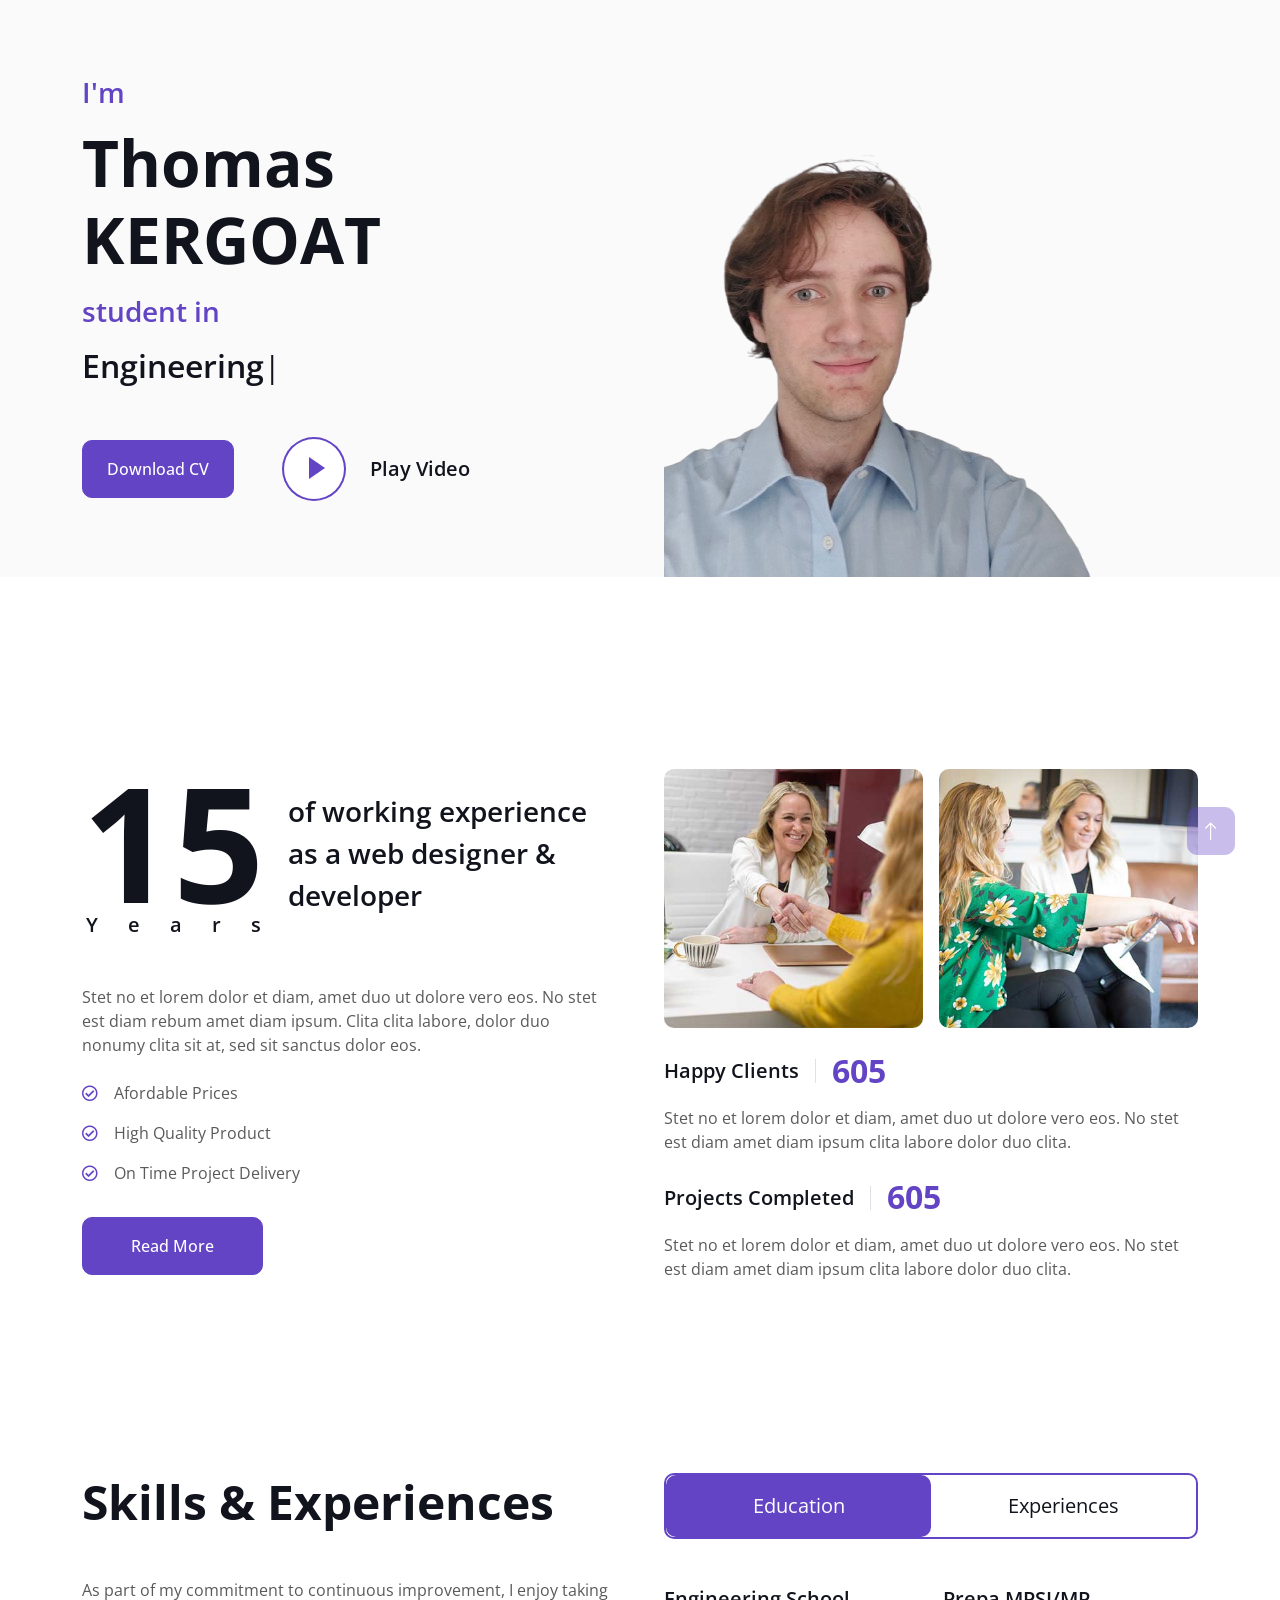
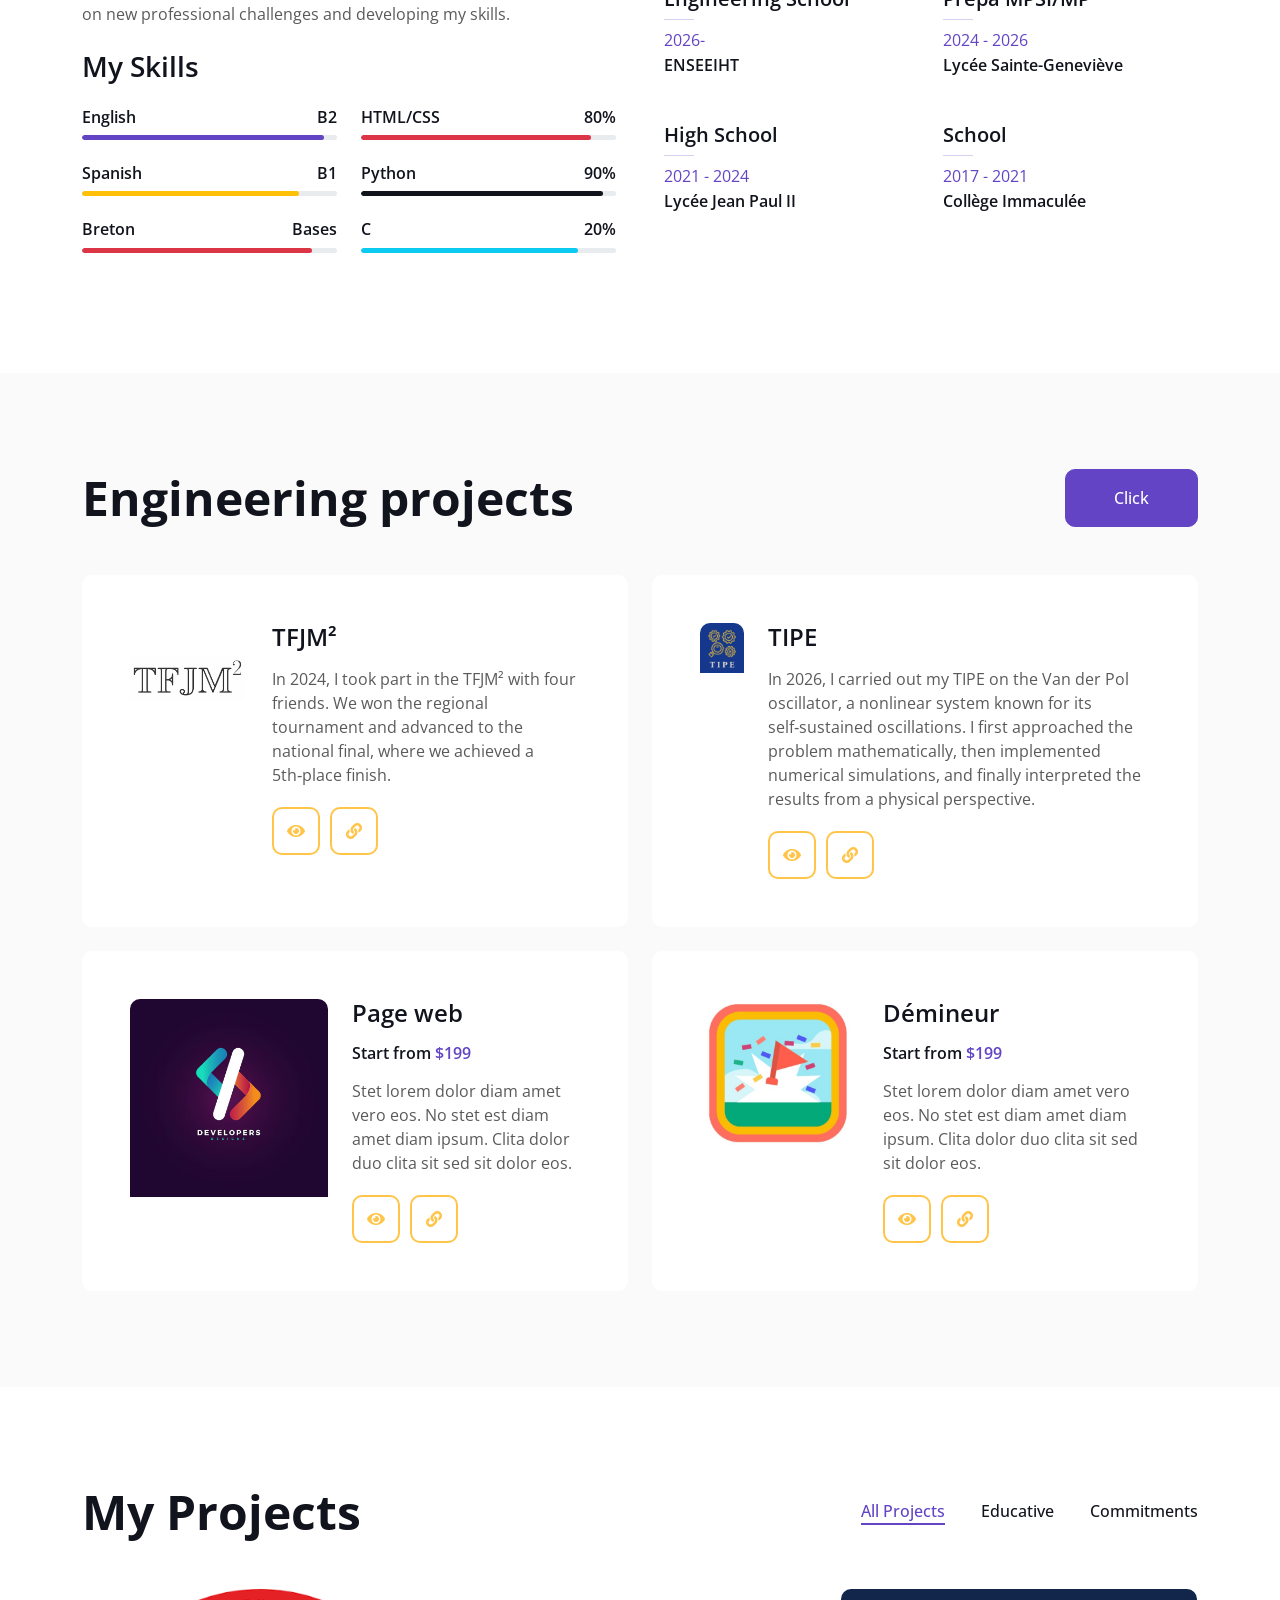
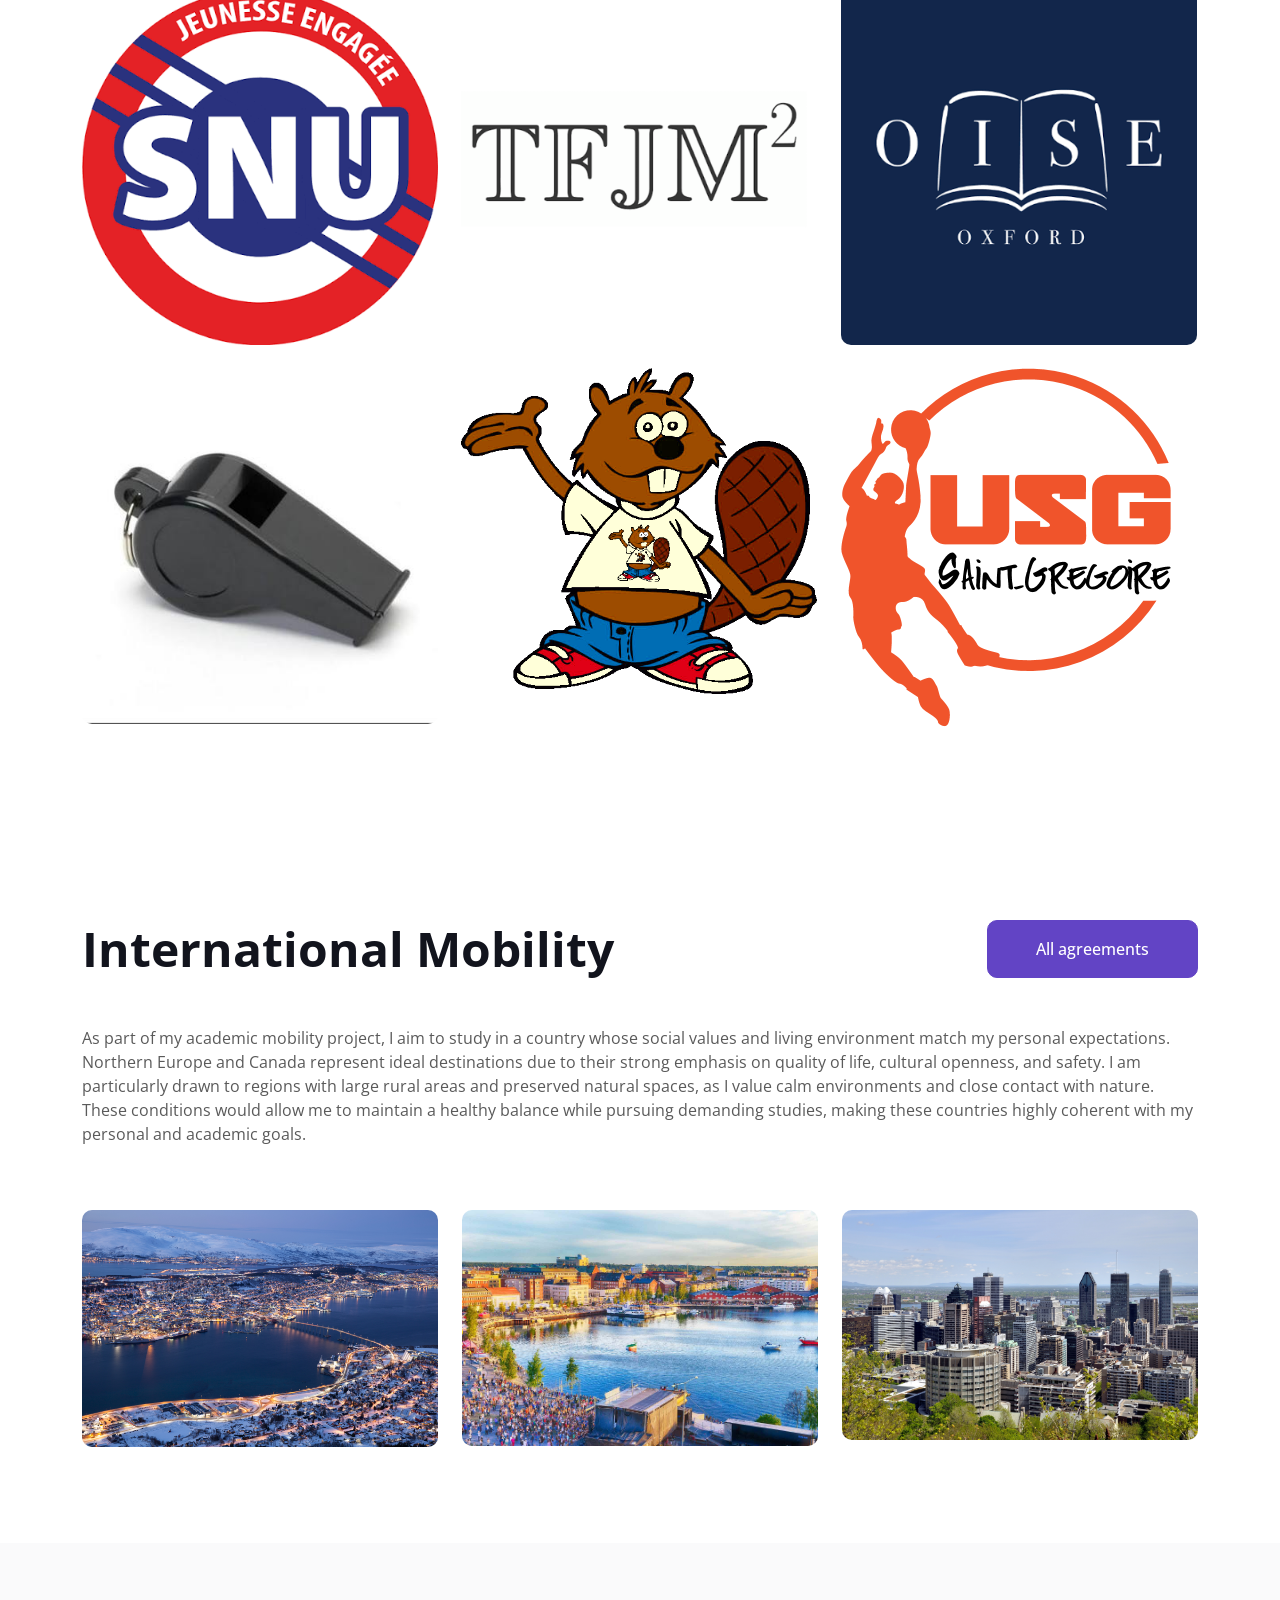
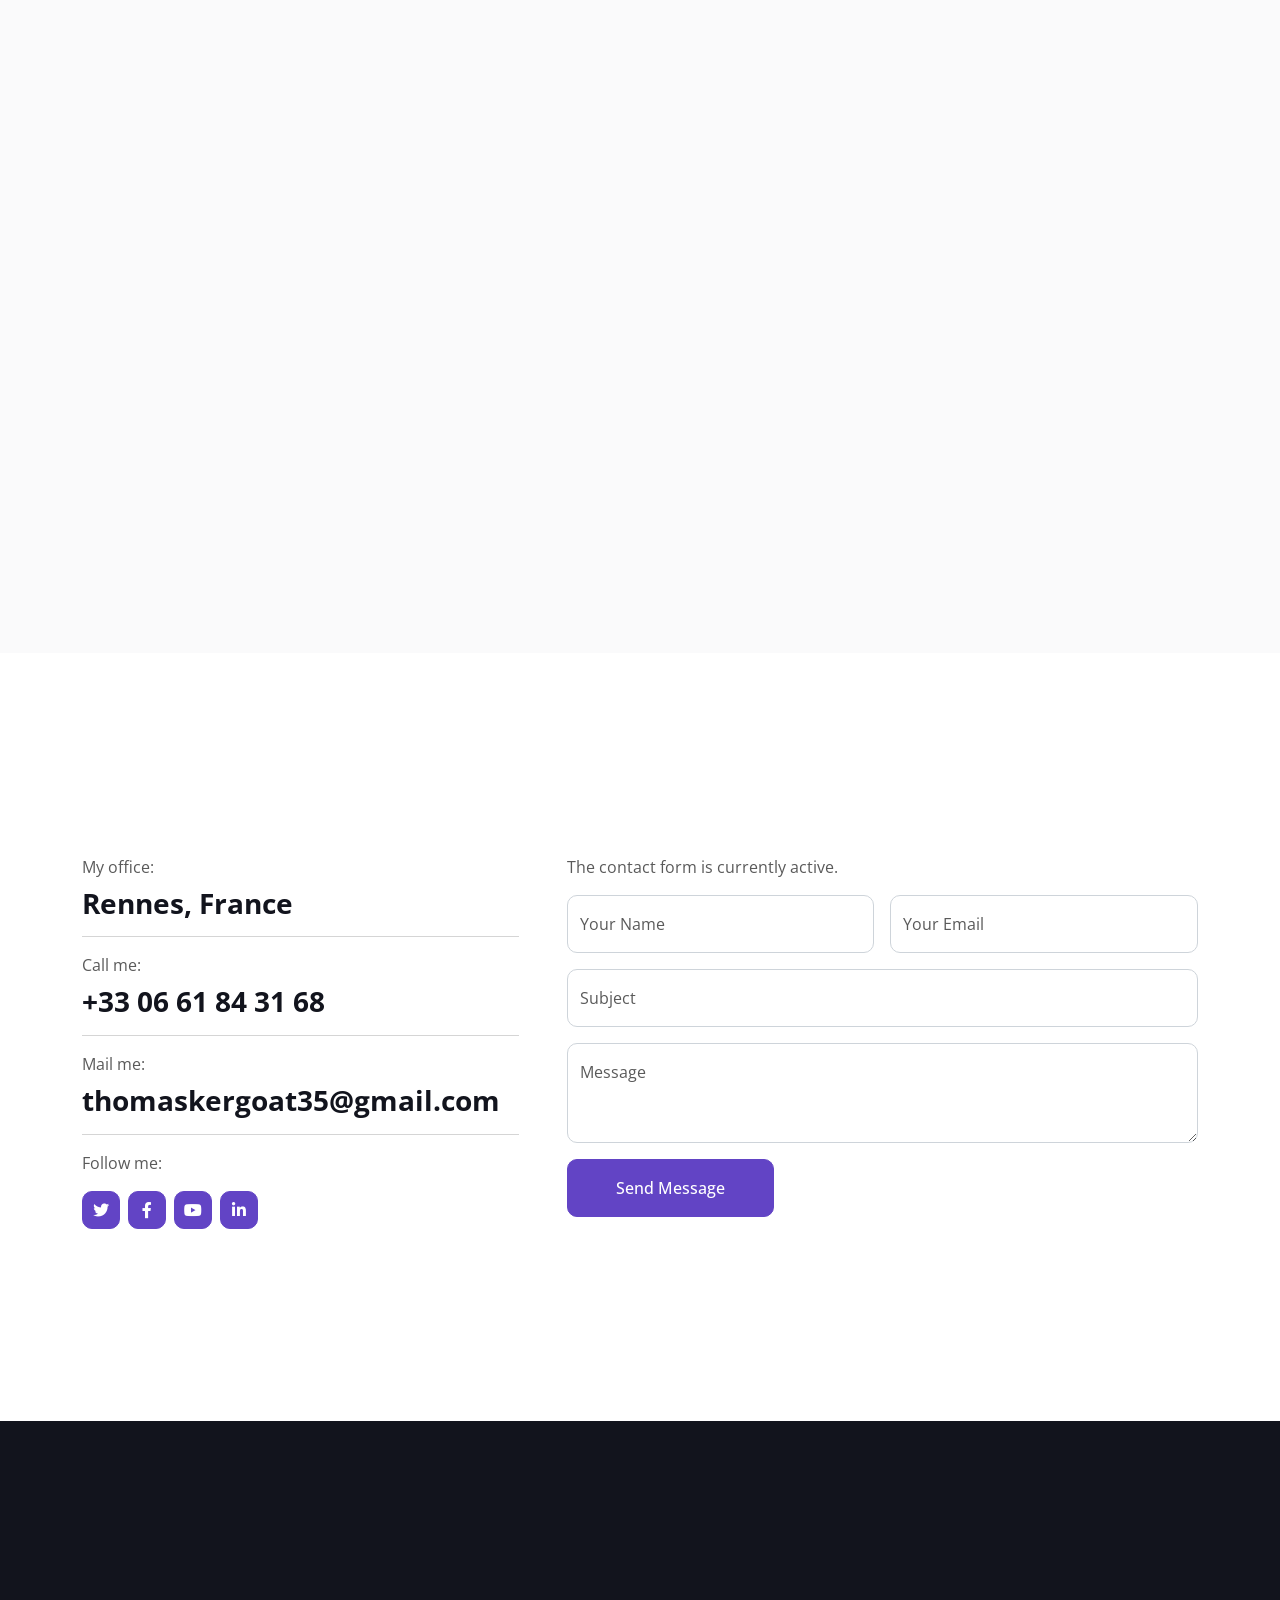
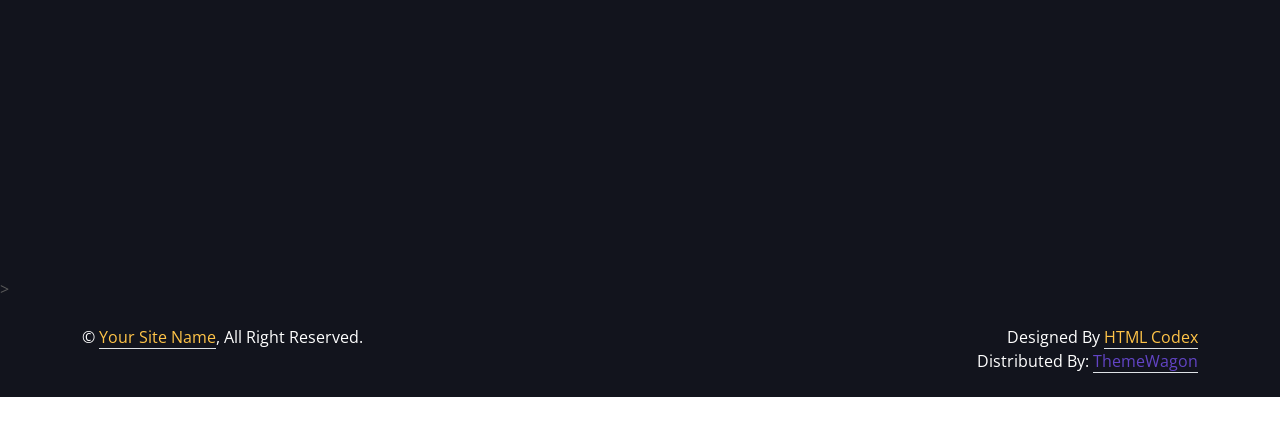
<file: index_2.html>
<!DOCTYPE html>
<html lang="en">

<head>
    <meta charset="utf-8">
    <title>KERGOAT Thomas - Personal Portfolio</title>
    <meta content="width=device-width, initial-scale=1.0" name="viewport">
    <meta content="" name="keywords">
    <meta content="" name="description">

    <!-- Favicon -->
    <link href="img/favicon.ico" rel="icon">

    <!-- Google Web Fonts -->
    <link rel="preconnect" href="https://fonts.googleapis.com">
    <link rel="preconnect" href="https://fonts.gstatic.com" crossorigin>
    <link href="https://fonts.googleapis.com/css2?family=Open+Sans:wght@400;500;600;700;800&display=swap" rel="stylesheet"> 

    <!-- Icon Font Stylesheet -->
    <link href="https://cdnjs.cloudflare.com/ajax/libs/font-awesome/5.10.0/css/all.min.css" rel="stylesheet">
    <link href="https://cdn.jsdelivr.net/npm/bootstrap-icons@1.4.1/font/bootstrap-icons.css" rel="stylesheet">

    <!-- Libraries Stylesheet -->
    <link href="lib/animate/animate.min.css" rel="stylesheet">
    <link href="lib/lightbox/css/lightbox.min.css" rel="stylesheet">
    <link href="lib/owlcarousel/assets/owl.carousel.min.css" rel="stylesheet">

    <!-- Customized Bootstrap Stylesheet -->
    <link href="css/bootstrap.min.css" rel="stylesheet">

    <!-- Template Stylesheet -->
    <link href="css/style.css" rel="stylesheet">
</head>

<body data-bs-spy="scroll" data-bs-target=".navbar" data-bs-offset="51">
    <!-- Spinner Start -->
    <div id="spinner" class="show bg-white position-fixed translate-middle w-100 vh-100 top-50 start-50 d-flex align-items-center justify-content-center">
        <div class="spinner-border text-primary" style="width: 3rem; height: 3rem;" role="status">
            <span class="sr-only">Loading...</span>
        </div>
    </div>
    <!-- Spinner End -->


    <!-- Navbar Start -->
    <nav class="navbar navbar-expand-lg bg-white navbar-light fixed-top shadow py-lg-0 px-4 px-lg-5 wow fadeIn" data-wow-delay="0.1s">
        <a href="index.html" class="navbar-brand d-block d-lg-none">
            <h1 class="text-primary fw-bold m-0">Portfolio</h1>
        </a>
        <button type="button" class="navbar-toggler" data-bs-toggle="collapse" data-bs-target="#navbarCollapse">
            <span class="navbar-toggler-icon"></span>
        </button>
        <div class="collapse navbar-collapse justify-content-between py-4 py-lg-0" id="navbarCollapse">
            <div class="navbar-nav ms-auto py-0">
                <a href="#home" class="nav-item nav-link active">Home</a>
                <a href="#about" class="nav-item nav-link">Sports</a>
                <a href="#skill" class="nav-item nav-link">Experiences</a>
                <a href="#service" class="nav-item nav-link">Services</a>
            </div>
            <a href="index.html" class="navbar-brand bg-secondary py-3 px-4 mx-3 d-none d-lg-block">
                <h1 class="text-primary fw-bold m-0">Portfolio</h1>
            </a>
            <div class="navbar-nav me-auto py-0">
                <a href="#project" class="nav-item nav-link">Projects</a>
                <a href="#team" class="nav-item nav-link">Mobility</a>
                <a href="#testimonial" class="nav-item nav-link">Interviews</a>
                <a href="#contact" class="nav-item nav-link">Contact</a>
            </div>
        </div>
    </nav>
    <!-- Navbar End -->


    <!-- Header Start -->
    <div class="container-fluid bg-light my-6 mt-0" id="home">
        <div class="container">
            <div class="row g-5 align-items-center">
                <div class="col-lg-6 py-6 pb-0 pt-lg-0">
                    <h3 class="text-primary mb-3">I'm</h3>
                    <h1 class="display-3 mb-3">Thomas KERGOAT</h1>
                    <h3 class="text-primary mb-3">student in</h3>
                    <h2 class="typed-text-output d-inline"></h2>
                    <div class="typed-text d-none">Engineering, Mathematics, Physics, Electronics, Computer Science, Telecommunications</div>
                    <div class="d-flex align-items-center pt-5">
                        <a href="" class="btn btn-primary py-3 px-4 me-5">Download CV</a>
                        <button type="button" class="btn-play" data-bs-toggle="modal"
                            data-src="https://www.youtube.com/embed/DWRcNpR6Kdc" data-bs-target="#videoModal">
                            <span></span>
                        </button>
                        <h5 class="ms-4 mb-0 d-none d-sm-block">Play Video</h5>
                    </div>
                </div>
                <div class="col-lg-6">
                    <img class="img-fluid" src="img/Thomas.png" alt="">
                </div>
            </div>
        </div>
    </div>
    <!-- Header End -->


    <!-- Video Modal Start -->
    <div class="modal modal-video fade" id="videoModal" tabindex="-1" aria-labelledby="exampleModalLabel" aria-hidden="true">
        <div class="modal-dialog">
            <div class="modal-content rounded-0">
                <div class="modal-header">
                    <h3 class="modal-title" id="exampleModalLabel">Youtube Video</h3>
                    <button type="button" class="btn-close" data-bs-dismiss="modal" aria-label="Close"></button>
                </div>
                <div class="modal-body">
                    <!-- 16:9 aspect ratio -->
                    <div class="ratio ratio-16x9">
                        <iframe class="embed-responsive-item" src="" id="video" allowfullscreen allowscriptaccess="always"
                            allow="autoplay"></iframe>
                    </div>
                </div>
            </div>
        </div>
    </div>
    <!-- Video Modal End -->


    <!-- About Start -->
    <div class="container-xxl py-6" id="about">
        <div class="container">
            <div class="row g-5">
                <div class="col-lg-6 wow fadeInUp" data-wow-delay="0.1s">
                    <div class="d-flex align-items-center mb-5">
                        <div class="years flex-shrink-0 text-center me-4">
                            <h1 class="display-1 mb-0">15</h1>
                            <h5 class="mb-0">Years</h5>
                        </div>
                        <h3 class="lh-base mb-0">of working experience as a web designer & developer</h3>
                    </div>
                    <p class="mb-4">Stet no et lorem dolor et diam, amet duo ut dolore vero eos. No stet est diam rebum amet diam ipsum. Clita clita labore, dolor duo nonumy clita sit at, sed sit sanctus dolor eos.</p>
                    <p class="mb-3"><i class="far fa-check-circle text-primary me-3"></i>Afordable Prices</p>
                    <p class="mb-3"><i class="far fa-check-circle text-primary me-3"></i>High Quality Product</p>
                    <p class="mb-3"><i class="far fa-check-circle text-primary me-3"></i>On Time Project Delivery</p>
                    <a class="btn btn-primary py-3 px-5 mt-3" href="">Read More</a>
                </div>
                <div class="col-lg-6 wow fadeInUp" data-wow-delay="0.5s">
                    <div class="row g-3 mb-4">
                        <div class="col-sm-6">
                            <img class="img-fluid rounded" src="img/about-1.jpg" alt="">
                        </div>
                        <div class="col-sm-6">
                            <img class="img-fluid rounded" src="img/about-2.jpg" alt="">
                        </div>
                    </div>
                    <div class="d-flex align-items-center mb-3">
                        <h5 class="border-end pe-3 me-3 mb-0">Happy Clients</h5>
                        <h2 class="text-primary fw-bold mb-0" data-toggle="counter-up">1234</h2>
                    </div>
                    <p class="mb-4">Stet no et lorem dolor et diam, amet duo ut dolore vero eos. No stet est diam amet diam ipsum clita labore dolor duo clita.</p>
                    <div class="d-flex align-items-center mb-3">
                        <h5 class="border-end pe-3 me-3 mb-0">Projects Completed</h5>
                        <h2 class="text-primary fw-bold mb-0" data-toggle="counter-up">1234</h2>
                    </div>
                    <p class="mb-0">Stet no et lorem dolor et diam, amet duo ut dolore vero eos. No stet est diam amet diam ipsum clita labore dolor duo clita.</p>
                </div>
            </div>
        </div>
    </div>
    <!-- About End -->


    <!-- Expertise Start -->
    <div class="container-xxl py-6 pb-5" id="skill">
        <div class="container">
            <div class="row g-5">
                <div class="col-lg-6 wow fadeInUp" data-wow-delay="0.1s">
                    <h1 class="display-5 mb-5">Skills & Experiences</h1>
                    <p class="mb-4">As part of my commitment to continuous improvement, I enjoy taking on new professional challenges and developing my skills.</p>
                    <h3 class="mb-4">My Skills</h3>
                    <div class="row align-items-center">
                        <div class="col-md-6">
                            <div class="skill mb-4">
                                <div class="d-flex justify-content-between">
                                    <h6 class="font-weight-bold">English</h6>
                                    <h6 class="font-weight-bold">B2</h6>
                                </div>
                                <div class="progress">
                                    <div class="progress-bar bg-primary" role="progressbar" aria-valuenow="95" aria-valuemin="0" aria-valuemax="100"></div>
                                </div>
                            </div>
                            <div class="skill mb-4">
                                <div class="d-flex justify-content-between">
                                    <h6 class="font-weight-bold">Spanish</h6>
                                    <h6 class="font-weight-bold">B1</h6>
                                </div>
                                <div class="progress">
                                    <div class="progress-bar bg-warning" role="progressbar" aria-valuenow="85" aria-valuemin="0" aria-valuemax="100"></div>
                                </div>
                            </div>
                            <div class="skill mb-4">
                                <div class="d-flex justify-content-between">
                                    <h6 class="font-weight-bold">Breton</h6>
                                    <h6 class="font-weight-bold">Bases</h6>
                                </div>
                                <div class="progress">
                                    <div class="progress-bar bg-danger" role="progressbar" aria-valuenow="90" aria-valuemin="0" aria-valuemax="100"></div>
                                </div>
                            </div>
                        </div>
                        <div class="col-md-6">
                            <div class="skill mb-4">
                                <div class="d-flex justify-content-between">
                                    <h6 class="font-weight-bold">HTML/CSS</h6>
                                    <h6 class="font-weight-bold">80%</h6>
                                </div>
                                <div class="progress">
                                    <div class="progress-bar bg-danger" role="progressbar" aria-valuenow="90" aria-valuemin="0" aria-valuemax="100"></div>
                                </div>
                            </div>
                            <div class="skill mb-4">
                                <div class="d-flex justify-content-between">
                                    <h6 class="font-weight-bold">Python</h6>
                                    <h6 class="font-weight-bold">90%</h6>
                                </div>
                                <div class="progress">
                                    <div class="progress-bar bg-dark" role="progressbar" aria-valuenow="95" aria-valuemin="0" aria-valuemax="100"></div>
                                </div>
                            </div>
                            <div class="skill mb-4">
                                <div class="d-flex justify-content-between">
                                    <h6 class="font-weight-bold">C</h6>
                                    <h6 class="font-weight-bold">20%</h6>
                                </div>
                                <div class="progress">
                                    <div class="progress-bar bg-info" role="progressbar" aria-valuenow="85" aria-valuemin="0" aria-valuemax="100"></div>
                                </div>
                            </div>
                        </div>
                    </div>
                </div>
                <div class="col-lg-6 wow fadeInUp" data-wow-delay="0.5s">
                    <ul class="nav nav-pills rounded border border-2 border-primary mb-5">
                        <li class="nav-item w-50">
                            <button class="nav-link w-100 py-3 fs-5 active" data-bs-toggle="pill" href="#tab-1">Education</button>
                        </li>
                        <li class="nav-item w-50">
                            <button class="nav-link w-100 py-3 fs-5" data-bs-toggle="pill" href="#tab-2">Experiences</button>
                        </li>
                    </ul>
                    <div class="tab-content">
                        <div id="tab-1" class="tab-pane fade show p-0 active">
                            <div class="row gy-5 gx-4">
                                <div class="col-sm-6">
                                    <h5>Engineering School</h5>
                                    <hr class="text-primary my-2">
                                    <p class="text-primary mb-1">2026-</p>
                                    <h6 class="mb-0">ENSEEIHT</h6>
                                </div>
                                <div class="col-sm-6">
                                    <h5>Prepa MPSI/MP</h5>
                                    <hr class="text-primary my-2">
                                    <p class="text-primary mb-1">2024 - 2026</p>
                                    <h6 class="mb-0">Lycée Sainte-Geneviève</h6>
                                </div>
                                <div class="col-sm-6">
                                    <h5>High School</h5>
                                    <hr class="text-primary my-2">
                                    <p class="text-primary mb-1">2021 - 2024</p>
                                    <h6 class="mb-0">Lycée Jean Paul II</h6>
                                </div>
                                <div class="col-sm-6">
                                    <h5>School</h5>
                                    <hr class="text-primary my-2">
                                    <p class="text-primary mb-1">2017 - 2021</p>
                                    <h6 class="mb-0">Collège Immaculée</h6>
                                </div>
                            </div>
                        </div>
                        <div id="tab-2" class="tab-pane fade show p-0">
                            <div class="row gy-5 gx-4">
                                <div class="col-sm-6">
                                    <h5>Internship</h5>
                                    <hr class="text-primary my-2">
                                    <p class="text-primary mb-1">2021</p>
                                    <h6 class="mb-0">Sodalec</h6>
                                </div>
                                <div class="col-sm-6">
                                    <h5>Internship</h5>
                                    <hr class="text-primary my-2">
                                    <p class="text-primary mb-1">2022</p>
                                    <h6 class="mb-0">Artefacto</h6>
                                </div>
                                <div class="col-sm-6">
                                    <h5>Basketball coach/supervisor</h5>
                                    <hr class="text-primary my-2">
                                    <p class="text-primary mb-1">2022 - 2023</p>
                                    <h6 class="mb-0">USG Basket St Grégoire</h6>
                                </div>
                                <div class="col-sm-6">
                                    <h5>Basketball referee</h5>
                                    <hr class="text-primary my-2">
                                    <p class="text-primary mb-1">2017 - 2023</p>
                                    <h6 class="mb-0">Comité basket 35</h6>
                                </div>
                            </div>
                        </div>
                    </div>
                </div>
            </div>
        </div>
    </div>
    <!-- Expertise End -->


    <!-- Service Start -->
    <div class="container-fluid bg-light my-5 py-6" id="service">
        <div class="container">
            <div class="row g-5 mb-5 wow fadeInUp" data-wow-delay="0.1s">
                <div class="col-lg-6">
                    <h1 class="display-5 mb-0">Engineering projects</h1>
                </div>
                <div class="col-lg-6 text-lg-end">
                    <a class="btn btn-primary py-3 px-5" href="">Click</a>
                </div>
            </div>
            <div class="row g-4">
                <div class="col-lg-6 wow fadeInUp" data-wow-delay="0.1s">
                    <div class="service-item d-flex flex-column flex-sm-row bg-white rounded h-100 p-4 p-lg-5">

                        <div class="portfolio-img rounded overflow-hidden">
                            <img class="img-fluid" src="img/tfjm.png" alt="">
                        </div>

                        <div class="ms-sm-4">
                            <h4 class="mb-3">TFJM²</h4>
                            <span>In 2024, I took part in the TFJM² with four friends. We won the regional tournament and advanced to the national final, where we achieved a 5th‑place finish.</span>

                            <div class="service-btn">
                                <a class="btn btn-lg-square btn-outline-secondary border-2" 
                                href="https://tfjm.org/">
                                    <i class="fa fa-eye"></i>
                                </a>
                                <a class="btn btn-lg-square btn-outline-secondary border-2"  href="AOM_4_final.pdf" download>
                                    <i class="fa fa-link"></i>
                                </a>
                            </div>

                        </div>

                    </div>
                </div>


                <div class="col-lg-6 wow fadeInUp" data-wow-delay="0.3s">
                    <div class="service-item d-flex flex-column flex-sm-row bg-white rounded h-100 p-4 p-lg-5">
                        <div class="portfolio-img rounded overflow-hidden">
                            <img class="img-fluid" src="img/TIPE.png" alt="">
                        </div>

                        <div class="ms-sm-4">
                            <h4 class="mb-3">TIPE</h4>
                            <span>In 2026, I carried out my TIPE on the Van der Pol oscillator, a nonlinear system known for its self‑sustained oscillations. I first approached the problem mathematically, then implemented numerical simulations, and finally interpreted the results from a physical perspective.</span>

                            <div class="service-btn">
                                <a class="btn btn-lg-square btn-outline-secondary border-2" 
                                href="https://www.scei-concours.fr/tipe.html">
                                    <i class="fa fa-eye"></i>
                                </a>
                                <a class="btn btn-lg-square btn-outline-secondary border-2"  href="Van_der_Pol_pres_scei.pdf" download>
                                    <i class="fa fa-link"></i>
                                </a>
                            </div>

                        </div>
                    </div>
                </div>
                <div class="col-lg-6 wow fadeInUp" data-wow-delay="0.1s">
                    <div class="service-item d-flex flex-column flex-sm-row bg-white rounded h-100 p-4 p-lg-5">
                        <div class="portfolio-img rounded overflow-hidden">
                            <img class="img-fluid" src="img/devweb.avif" alt="">
                        </div>

                        <div class="ms-sm-4">
                            <h4 class="mb-3">Page web</h4>
                            <h6 class="mb-3">Start from <span class="text-primary">$199</span></h6>
                            <span>Stet lorem dolor diam amet vero eos. No stet est diam amet diam ipsum. Clita dolor duo clita sit sed sit dolor eos.</span>

                            <div class="service-btn">
                                <a class="btn btn-lg-square btn-outline-secondary border-2" 
                                href="https://tfjm.org/">
                                    <i class="fa fa-eye"></i>
                                </a>
                                <a class="btn btn-lg-square btn-outline-secondary border-2"  href="AOM_4_final.pdf" download>
                                    <i class="fa fa-link"></i>
                                </a>
                            </div>

                        </div>
                    </div>
                </div>
                <div class="col-lg-6 wow fadeInUp" data-wow-delay="0.3s">
                    <div class="service-item d-flex flex-column flex-sm-row bg-white rounded h-100 p-4 p-lg-5">
                        <div class="portfolio-img rounded overflow-hidden">
                            <img class="img-fluid" src="img/demineur.jpg" alt="">
                        </div>

                        <div class="ms-sm-4">
                            <h4 class="mb-3">Démineur</h4>
                            <h6 class="mb-3">Start from <span class="text-primary">$199</span></h6>
                            <span>Stet lorem dolor diam amet vero eos. No stet est diam amet diam ipsum. Clita dolor duo clita sit sed sit dolor eos.</span>

                            <div class="service-btn">
                                <a class="btn btn-lg-square btn-outline-secondary border-2" 
                                href="https://tfjm.org/">
                                    <i class="fa fa-eye"></i>
                                </a>
                                <a class="btn btn-lg-square btn-outline-secondary border-2"  href="AOM_4_final.pdf" download>
                                    <i class="fa fa-link"></i>
                                </a>
                            </div>

                        </div>
                    </div>
                </div>
            </div>
        </div>
    </div>
    <!-- Service End -->


    <!-- Projects Start -->
    <div class="container-xxl py-6 pt-5" id="project">
        <div class="container">
            <div class="row g-5 mb-5 align-items-center wow fadeInUp" data-wow-delay="0.1s">
                <div class="col-lg-6">
                    <h1 class="display-5 mb-0">My Projects</h1>
                </div>
                <div class="col-lg-6 text-lg-end">
                    <ul class="list-inline mx-n3 mb-0" id="portfolio-flters">
                        <li class="mx-3 active" data-filter="*">All Projects</li>
                        <li class="mx-3" data-filter=".first">Educative</li>
                        <li class="mx-3" data-filter=".second">Commitments</li>
                    </ul>
                </div>
            </div>
            <div class="row g-4 portfolio-container wow fadeInUp" data-wow-delay="0.1s">
                <div class="col-lg-4 col-md-6 portfolio-item second">
                    <div class="portfolio-img rounded overflow-hidden">
                        <img class="img-fluid" src="img/snu.png" alt="">
                        <div class="portfolio-btn">
                            <a class="btn btn-lg-square btn-outline-secondary border-2 mx-1" href="img/snu.png" data-lightbox="portfolio"><i class="fa fa-eye"></i></a>
                            <a class="btn btn-lg-square btn-outline-secondary border-2 mx-1" href="https://www.snu.gouv.fr/"><i class="fa fa-link"></i></a>
                        </div>
                    </div>
                </div>
                <div class="col-lg-4 col-md-6 portfolio-item first">
                    <div class="portfolio-img rounded overflow-hidden">
                        <img class="img-fluid" src="img/tfjm.png" alt="">
                        <div class="portfolio-btn">
                            <a class="btn btn-lg-square btn-outline-secondary border-2 mx-1" href="img/tfjm.png" data-lightbox="portfolio"><i class="fa fa-eye"></i></a>
                            <a class="btn btn-lg-square btn-outline-secondary border-2 mx-1" href="https://tfjm.org/"><i class="fa fa-link"></i></a>
                        </div>
                    </div>
                </div>
                <div class="col-lg-4 col-md-6 portfolio-item first">
                    <div class="portfolio-img rounded overflow-hidden">
                        <img class="img-fluid" src="img/oise.png" alt="">
                        <div class="portfolio-btn">
                            <a class="btn btn-lg-square btn-outline-secondary border-2 mx-1" href="img/oise.png" data-lightbox="portfolio"><i class="fa fa-eye"></i></a>
                            <a class="btn btn-lg-square btn-outline-secondary border-2 mx-1" href="https://www.oise.com/fr"><i class="fa fa-link"></i></a>
                        </div>
                    </div>
                </div>
                <div class="col-lg-4 col-md-6 portfolio-item second">
                    <div class="portfolio-img rounded overflow-hidden">
                        <img class="img-fluid" src="img/sifflet.jpg" alt="">
                        <div class="portfolio-btn">
                            <a class="btn btn-lg-square btn-outline-secondary border-2 mx-1" href="img/sifflet.jpg" data-lightbox="portfolio"><i class="fa fa-eye"></i></a>
                            <a class="btn btn-lg-square btn-outline-secondary border-2 mx-1" href="https://illeetvilainebasketball.org/formation-arbitre-officiel"><i class="fa fa-link"></i></a>
                        </div>
                    </div>
                </div>
                <div class="col-lg-4 col-md-6 portfolio-item first">
                    <div class="portfolio-img rounded overflow-hidden">
                        <img class="img-fluid" src="img/cci2.png" alt="">
                        <div class="portfolio-btn">
                            <a class="btn btn-lg-square btn-outline-secondary border-2 mx-1" href="img/cci2.png" data-lightbox="portfolio"><i class="fa fa-eye"></i></a>
                            <a class="btn btn-lg-square btn-outline-secondary border-2 mx-1" href="https://castor-informatique.fr/"><i class="fa fa-link"></i></a>
                        </div>
                    </div>
                </div>
                <div class="col-lg-4 col-md-6 portfolio-item second">
                    <div class="portfolio-img rounded overflow-hidden">
                        <img class="img-fluid" src="img/usg.png" alt="">
                        <div class="portfolio-btn">
                            <a class="btn btn-lg-square btn-outline-secondary border-2 mx-1" href="img/usg.png" data-lightbox="portfolio"><i class="fa fa-eye"></i></a>
                            <a class="btn btn-lg-square btn-outline-secondary border-2 mx-1" href="https://usg-basket.com/"><i class="fa fa-link"></i></a>
                        </div>
                    </div>
                </div>
            </div>
        </div>
    </div>
    <!-- Projects End -->


    <!-- Team Start -->
    <div class="container-xxl py-6 pb-5" id="team">
        <div class="container">
            <div class="row g-5 mb-5 wow fadeInUp" data-wow-delay="0.1s">
                <div class="col-lg-6">
                    <h1 class="display-5 mb-0">International Mobility</h1>
                </div>
                <div class="col-lg-6 text-lg-end">
                    <a class="btn btn-primary py-3 px-5" href="http://inpt.adv-pub.moveonfr.com/report-page-1581/">All agreements</a>
                </div>
            </div>
            <p>As part of my academic mobility project, I aim to study in a country whose social values and living environment match my personal expectations. Northern Europe and Canada represent ideal destinations due to their strong emphasis on quality of life, cultural openness, and safety. I am particularly drawn to regions with large rural areas and preserved natural spaces, as I value calm environments and close contact with nature. These conditions would allow me to maintain a healthy balance while pursuing demanding studies, making these countries highly coherent with my personal and academic goals.</p>      <br><br>      <div class="row g-4">
                <div class="col-lg-4 col-md-6 wow fadeInUp" data-wow-delay="0.1s">
                    <div class="team-item position-relative">
                        
                        <a href="page-tromso.html" >
                            <img class="img-fluid rounded" src="img/tromso.jpg" alt="">
                        

                        <div class="team-text bg-white rounded-end p-4">
                            <div>
                                <h5>Tromsø</h5>
                                <span>Norway</span>
                            </div>
                            <i class="fa fa-arrow-right fa-2x text-primary"></i>
                        </div>
                        </a>
                    </div>
                </div>

                <div class="col-lg-4 col-md-6 wow fadeInUp" data-wow-delay="0.3s">
                    <div class="team-item position-relative">

                        <a href="page-lulea.html">
                            <img class="img-fluid rounded" src="img/lulea.jpg" alt="">
                        

                        <div class="team-text bg-white rounded-end p-4">
                            <div>
                                <h5>Luleå</h5>
                                <span>Sweden</span>
                            </div>
                            <i class="fa fa-arrow-right fa-2x text-primary"></i>
                        </div>
                        </a>
                    </div>
                </div>

                <div class="col-lg-4 col-md-6 wow fadeInUp" data-wow-delay="0.5s">
                    <div class="team-item position-relative">

                        <a href ="page-montreal.html">
                            <img class="img-fluid rounded" src="img/montreal2.jpg" alt="">
                        

                        <div class="team-text bg-white rounded-end p-4">
                            <div>
                                <h5>Montreal</h5>
                                <span>Canada</span>
                            </div>
                            <i class="fa fa-arrow-right fa-2x text-primary"></i>
                        </div>
                        </a>
                    </div>
                </div>

            </div>
        </div>
    </div>
    <!-- Team End -->


    <!-- Testimonial Start -->
    <div class="container-fluid bg-light py-5 my-5" id="testimonial">
        <div class="container-fluid py-5">
            <h1 class="display-5 text-center mb-5 wow fadeInUp" data-wow-delay="0.1s">Interviews</h1>
            <div class="row justify-content-center">
                <div class="col-lg-3 d-none d-lg-block">
                    <div class="testimonial-left h-100">
                        <img class="img-fluid wow fadeIn" data-wow-delay="0.1s" src="img/testimonial-1.jpg" alt="">
                        <img class="img-fluid wow fadeIn" data-wow-delay="0.3s" src="img/testimonial-2.jpg" alt="">
                        <img class="img-fluid wow fadeIn" data-wow-delay="0.5s" src="img/testimonial-3.jpg" alt="">
                    </div>
                </div>
                <div class="col-lg-6 wow fadeInUp" data-wow-delay="0.5s">
                    <div class="owl-carousel testimonial-carousel">
                        <div class="testimonial-item text-center">
                            <div class="position-relative mb-5">
                                <img class="img-fluid rounded-circle border border-secondary p-2 mx-auto" src="img/testimonial-1.jpg" alt="">
                                <div class="testimonial-icon">
                                    <i class="fa fa-quote-left text-primary"></i>
                                </div>
                            </div>
                            <p class="fs-5 fst-italic">Dolores sed duo clita tempor justo dolor et stet lorem kasd labore dolore lorem ipsum. At lorem lorem magna ut et, nonumy et labore et tempor diam tempor erat.</p>
                            <hr class="w-25 mx-auto">
                            <h5>Client Name</h5>
                            <span>Profession</span>
                        </div>
                        <div class="testimonial-item text-center">
                            <div class="position-relative mb-5">
                                <img class="img-fluid rounded-circle border border-secondary p-2 mx-auto" src="img/testimonial-2.jpg" alt="">
                                <div class="testimonial-icon">
                                    <i class="fa fa-quote-left text-primary"></i>
                                </div>
                            </div>
                            <p class="fs-5 fst-italic">Dolores sed duo clita tempor justo dolor et stet lorem kasd labore dolore lorem ipsum. At lorem lorem magna ut et, nonumy et labore et tempor diam tempor erat.</p>
                            <hr class="w-25 mx-auto">
                            <h5>Client Name</h5>
                            <span>Profession</span>
                        </div>
                        <div class="testimonial-item text-center">
                            <div class="position-relative mb-5">
                                <img class="img-fluid rounded-circle border border-secondary p-2 mx-auto" src="img/testimonial-3.jpg" alt="">
                                <div class="testimonial-icon">
                                    <i class="fa fa-quote-left text-primary"></i>
                                </div>
                            </div>
                            <p class="fs-5 fst-italic">Dolores sed duo clita tempor justo dolor et stet lorem kasd labore dolore lorem ipsum. At lorem lorem magna ut et, nonumy et labore et tempor diam tempor erat.</p>
                            <hr class="w-25 mx-auto">
                            <h5>Client Name</h5>
                            <span>Profession</span>
                        </div>
                    </div>
                </div>
                <div class="col-lg-3 d-none d-lg-block">
                    <div class="testimonial-right h-100">
                        <img class="img-fluid wow fadeIn" data-wow-delay="0.1s" src="img/testimonial-1.jpg" alt="">
                        <img class="img-fluid wow fadeIn" data-wow-delay="0.3s" src="img/testimonial-2.jpg" alt="">
                        <img class="img-fluid wow fadeIn" data-wow-delay="0.5s" src="img/testimonial-3.jpg" alt="">
                    </div>
                </div>
            </div>
        </div>
    </div>
    <!-- Testimonial End -->


    <!-- Contact Start -->
    <div class="container-xxl pb-5" id="contact">
        <div class="container py-5">
            <div class="row g-5 mb-5 wow fadeInUp" data-wow-delay="0.1s">
                <div class="col-lg-6">
                    <h1 class="display-5 mb-0">Let's Work Together</h1>
                </div>
                <div class="col-lg-6 text-lg-end">
                    <a class="btn btn-primary py-3 px-5" href="">Say Hello</a>
                </div>
            </div>
            <div class="row g-5">
                <div class="col-lg-5 col-md-6 wow fadeInUp" data-wow-delay="0.1s">
                    <p class="mb-2">My office:</p>
                    <h3 class="fw-bold">Rennes, France</h3>
                    <hr class="w-100">
                    <p class="mb-2">Call me:</p>
                    <h3 class="fw-bold">+33 06 61 84 31 68</h3>
                    <hr class="w-100">
                    <p class="mb-2">Mail me:</p>
                    <h3 class="fw-bold">thomaskergoat35@gmail.com</h3>
                    <hr class="w-100">
                    <p class="mb-2">Follow me:</p>
                    <div class="d-flex pt-2">
                        <a class="btn btn-square btn-primary me-2" href=""><i class="fab fa-twitter"></i></a>
                        <a class="btn btn-square btn-primary me-2" href=""><i class="fab fa-facebook-f"></i></a>
                        <a class="btn btn-square btn-primary me-2" href=""><i class="fab fa-youtube"></i></a>
                        <a class="btn btn-square btn-primary me-2" href=""><i class="fab fa-linkedin-in"></i></a>
                    </div>
                </div>
                <div class="col-lg-7 col-md-6>
                    <p class="mb-4">The contact form is currently active. </p>
                    <form action="https://formsubmit.co/36620452f6dae8a6bebd9912b5d3272f" method="POST">
                        <input type="hidden" name="_captcha" value="false">

                        <div class="row g-3">
                            <div class="col-md-6">
                                <div class="form-floating">
                                    <input type="text" class="form-control" name="name" id="name" placeholder="Your Name" required>
                                    <label for="name">Your Name</label>
                                </div>
                            </div>

                            <div class="col-md-6">
                                <div class="form-floating">
                                    <input type="email" class="form-control" name="email" id="email" placeholder="Your Email" required>
                                    <label for="email">Your Email</label>
                                </div>
                            </div>

                            <div class="col-12">
                                <div class="form-floating">
                                    <input type="text" class="form-control" name="subject" id="subject" placeholder="Subject" required>
                                    <label for="subject">Subject</label>
                                </div>
                            </div>

                            <div class="col-12">
                                <div class="form-floating">
                                    <textarea class="form-control" name="message" id="message" placeholder="Leave a message here" style="height: 100px" required></textarea>
                                    <label for="message">Message</label>
                                </div>
                            </div>

                            <div class="col-12">
                                <button class="btn btn-primary py-3 px-5" type="submit">Send Message</button>
                            </div>
                        </div>
                    </form>
                </div>
            </div>
        </div>
    </div>
    <!-- Contact End -->


    <!-- Map Start -->
    <div class="container-xxl pt-5 px-0 wow fadeInUp" data-wow-delay="0.1s">
        <div class="container-xxl pt-5 px-0">
            <div class="bg-dark">
                <iframe
                <iframe src="https://www.google.com/maps/embed?pb=!1m18!1m12!1m3!1d42619.279333985745!2d-1.7296471680173788!3d48.11592698745914!2m3!1f0!2f0!3f0!3m2!1i1024!2i768!4f13.1!3m3!1m2!1s0x480ede2fa7d69085%3A0x40ca5cd36e4ab30!2sRennes!5e0!3m2!1sfr!2sfr!4v1790186468114!5m2!1sfr!2sfr" width="600" height="450" frameborder="0" style="width: 100%; border:0;" allowfullscreen="" aria-hidden="false" tabindex="0"></iframe>></iframe>
            </div>
        </div>
    </div>
    <!-- Map End -->


     <!-- Copyright Start --> 
    <div class="container-fluid bg-dark text-white py-4">
            <div class="container">
                <div class="row">
                    <div class="col-md-6 text-center text-md-start mb-3 mb-md-0">
                        &copy; <a class="border-bottom text-secondary" href="#">Your Site Name</a>, All Right Reserved.
                    </div>
                    <div class="col-md-6 text-center text-md-end">
                        Designed By <a class="border-bottom text-secondary" href="https://htmlcodex.com">HTML Codex</a>
                        <br>Distributed By: <a class="border-bottom" href="https://themewagon.com" target="_blank">ThemeWagon</a>
                    </div>
                </div>
            </div>
        </div>
    </div> 
    <!-- Copyright End --> 


    <!-- Back to Top -->
    <a href="#" class="btn btn-lg btn-primary btn-lg-square back-to-top"><i class="bi bi-arrow-up"></i></a>


    <!-- JavaScript Libraries -->
    <script src="https://code.jquery.com/jquery-3.4.1.min.js"></script>
    <script src="https://cdn.jsdelivr.net/npm/bootstrap@5.0.0/dist/js/bootstrap.bundle.min.js"></script>
    <script src="lib/wow/wow.min.js"></script>
    <script src="lib/easing/easing.min.js"></script>
    <script src="lib/waypoints/waypoints.min.js"></script>
    <script src="lib/typed/typed.min.js"></script>
    <script src="lib/counterup/counterup.min.js"></script>
    <script src="lib/owlcarousel/owl.carousel.min.js"></script>
    <script src="lib/isotope/isotope.pkgd.min.js"></script>
    <script src="lib/lightbox/js/lightbox.min.js"></script>

    <!-- Template Javascript -->
    <script src="js/main.js"></script>
</body>

</html>
</file>
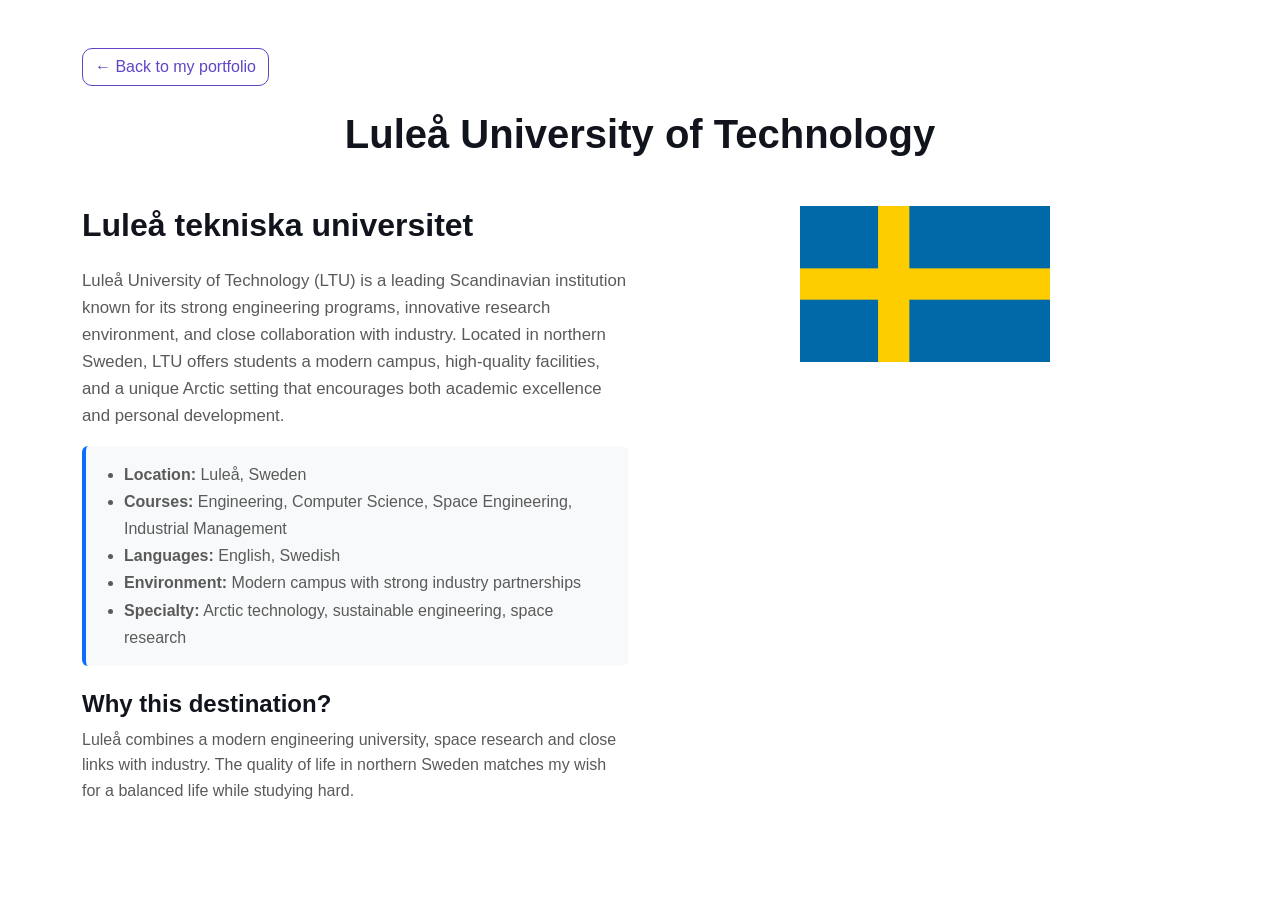
<file: page-lulea.html>
<!DOCTYPE html>
<html lang="en">
    <head>
        <meta charset="UTF-8">
        <title>Lulea – École</title>
        <link href="css/bootstrap.min.css" rel="stylesheet">
    </head>

    <body>
        <div class="container py-5">
<a href="index.html#team" class="btn btn-outline-primary mb-4">&larr; Back to my portfolio</a>
            <h1 class="text-center mb-5">Luleå University of Technology</h1>

            <div class="row">

                <!-- Colonne gauche : description -->
                <div class="col-lg-6 col-md-12">

                    <h2 class="mb-4" style="font-weight:600;">Luleå tekniska universitet</h2>

                    <p style="line-height:1.6; font-size:1.05rem;">
                        Luleå University of Technology (LTU) is a leading Scandinavian institution known for its 
                        strong engineering programs, innovative research environment, and close collaboration 
                        with industry. Located in northern Sweden, LTU offers students a modern campus, 
                        high‑quality facilities, and a unique Arctic setting that encourages both academic 
                        excellence and personal development.
                    </p>

                    <div style="background:#f8f9fa; border-left:4px solid #0d6efd; padding:15px 20px; border-radius:6px;">
                        <ul style="margin:0; padding-left:18px; line-height:1.7;">
                            <li><strong>Location:</strong> Luleå, Sweden</li>
                            <li><strong>Courses:</strong> Engineering, Computer Science, Space Engineering, Industrial Management</li>
                            <li><strong>Languages:</strong> English, Swedish</li>
                            <li><strong>Environment:</strong> Modern campus with strong industry partnerships</li>
                            <li><strong>Specialty:</strong> Arctic technology, sustainable engineering, space research</li>
                        </ul>
                    </div>
<h4 class="mt-4">Why this destination?</h4><p style="line-height:1.6;">Luleå combines a modern engineering university, space research and close links with industry. The quality of life in northern Sweden matches my wish for a balanced life while studying hard.</p>

                </div>

                <!-- Colonne droite : drapeau + carte -->
                <div class="col-lg-6 col-md-12">

                    <!-- Drapeau -->
                    <img src="img/suede.png" alt="Sweden Flag"
                        style="max-width:250px; width:100%; display:block; margin:0 auto 20px;">

                    <!-- Carte -->
                    <iframe 
                        src="https://www.google.com/maps/embed?pb=!1m18!1m12!1m3!1d1863.566566390317!2d22.155!3d65.617!2m3!1f0!2f0!3f0!3m2!1i1024!2i768!4f13.1!3m3!1m2!1s0x467f6e3f1b0e0b0f%3A0x4f5f0e0b0e0b0e0b!2sLule%C3%A5%20University%20of%20Technology!5e0!3m2!1sen!2sse!4v0000000000000"
                        width="100%" height="400" style="border:0;" allowfullscreen="" loading="lazy">
                    </iframe>

                </div>

            </div>
        </div>
    </body>
</html>
</file>
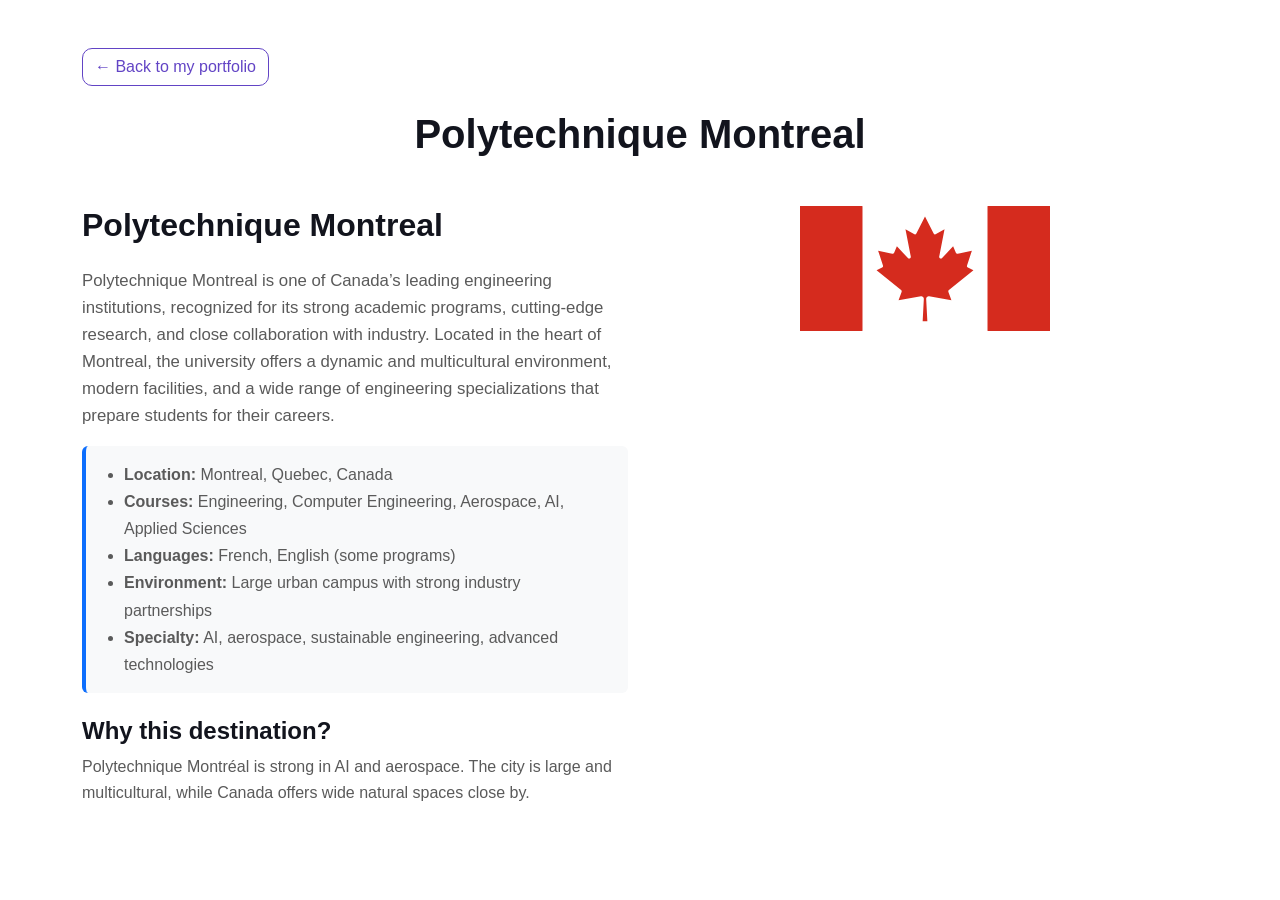
<file: page-montreal.html>
<!DOCTYPE html>
<html lang="en">
    <head>
        <meta charset="UTF-8">
        <title>Montréal – École</title>
        <link href="css/bootstrap.min.css" rel="stylesheet">
    </head>

    <body>

        <!-- Page Header -->
<div class="container py-5">
<a href="index.html#team" class="btn btn-outline-primary mb-4">&larr; Back to my portfolio</a>
    <h1 class="text-center mb-5">Polytechnique Montreal</h1>

    <div class="row">

        <!-- Colonne gauche : description -->
        <div class="col-lg-6 col-md-12">

            <h2 class="mb-4" style="font-weight:600;">Polytechnique Montreal</h2>

            <p style="line-height:1.6; font-size:1.05rem;">
                Polytechnique Montreal is one of Canada’s leading engineering institutions, 
                recognized for its strong academic programs, cutting‑edge research, and 
                close collaboration with industry. Located in the heart of Montreal, the 
                university offers a dynamic and multicultural environment, modern facilities, 
                and a wide range of engineering specializations that prepare students for 
                their careers.
            </p>

            <div style="background:#f8f9fa; border-left:4px solid #0d6efd; padding:15px 20px; border-radius:6px;">
                <ul style="margin:0; padding-left:18px; line-height:1.7;">
                    <li><strong>Location:</strong> Montreal, Quebec, Canada</li>
                    <li><strong>Courses:</strong> Engineering, Computer Engineering, Aerospace, AI, Applied Sciences</li>
                    <li><strong>Languages:</strong> French, English (some programs)</li>
                    <li><strong>Environment:</strong> Large urban campus with strong industry partnerships</li>
                    <li><strong>Specialty:</strong> AI, aerospace, sustainable engineering, advanced technologies</li>
                </ul>
            </div>
<h4 class="mt-4">Why this destination?</h4><p style="line-height:1.6;">Polytechnique Montréal is strong in AI and aerospace. The city is large and multicultural, while Canada offers wide natural spaces close by.</p>

        </div>

        <!-- Colonne droite : drapeau + carte -->
        <div class="col-lg-6 col-md-12">

            <!-- Drapeau -->
            <img src="img/canada.svg" alt="Canada Flag"
                 style="max-width:250px; width:100%; display:block; margin:0 auto 20px;">

            <!-- Carte -->
            <iframe 
                src="https://www.google.com/maps/embed?pb=!1m18!1m12!1m3!1d2795.017983349048!2d-73.612!3d45.504!2m3!1f0!2f0!3f0!3m2!1i1024!2i768!4f13.1!3m3!1m2!1s0x4cc91a4e5b0e0b0f%3A0x4f5f0e0b0e0b0e0b!2sPolytechnique%20Montr%C3%A9al!5e0!3m2!1sen!2sca!4v0000000000000"
                width="100%" height="400" style="border:0;" allowfullscreen="" loading="lazy">
            </iframe>

        </div>

    </div>
</div>


    </body>
</html>
</file>
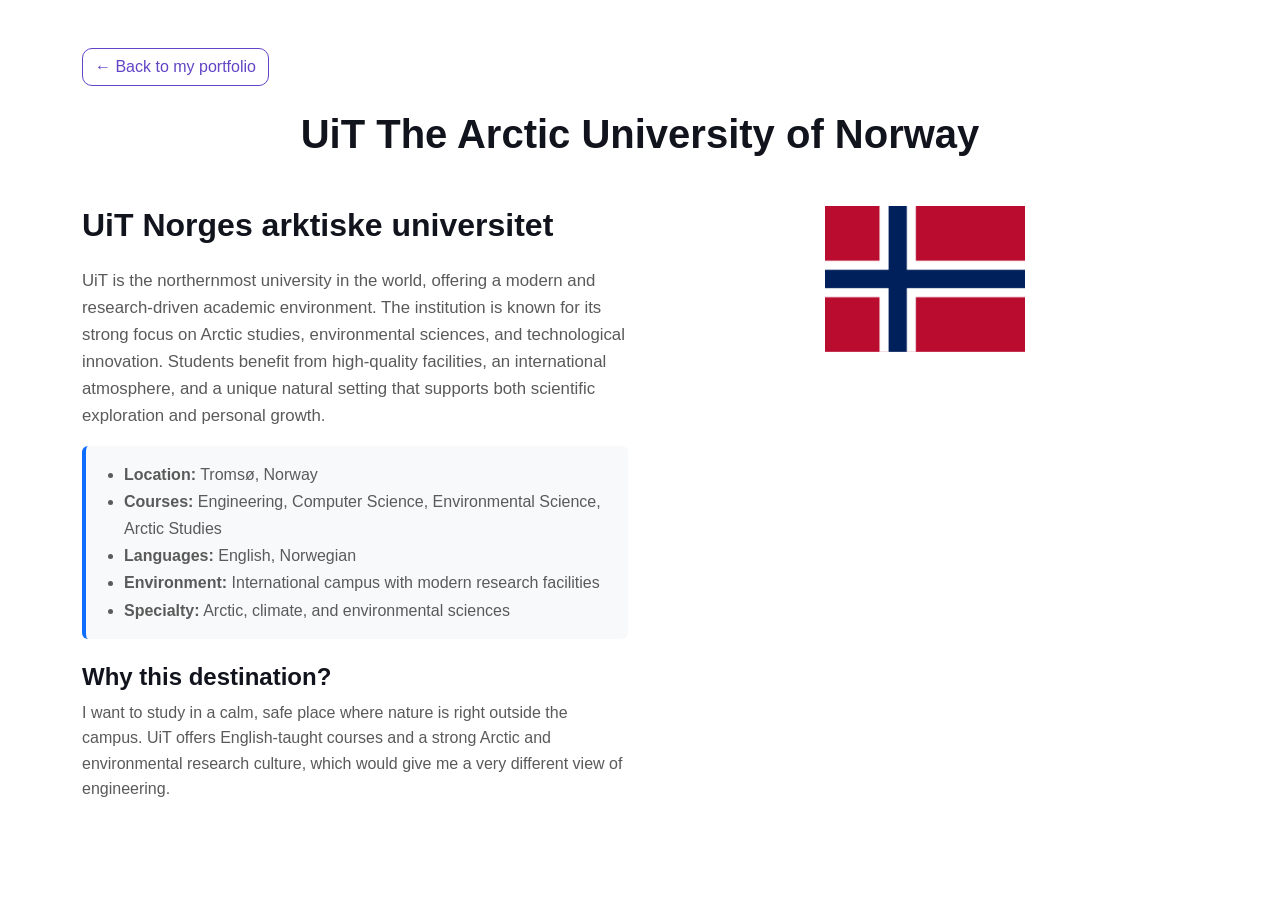
<file: page-tromso.html>
<!DOCTYPE html>
<html lang="en">
    <head>
        <meta charset="UTF-8">
        <title>Tromso – École</title>
        <link href="css/bootstrap.min.css" rel="stylesheet">
    </head>

    <body>
        <div class="container py-5">
<a href="index.html#team" class="btn btn-outline-primary mb-4">&larr; Back to my portfolio</a>
            <h1 class="text-center mb-5">UiT The Arctic University of Norway</h1>
            <div class="row">

                <!-- Infos école -->
                <div class="col-lg-6 col-md-12">

                    <h2 class="mb-4" style="font-weight:600;">UiT Norges arktiske universitet</h2>

                    <p style="line-height:1.6; font-size:1.05rem;">
                        UiT is the northernmost university in the world, offering a modern and research‑driven 
                        academic environment. The institution is known for its strong focus on Arctic studies, 
                        environmental sciences, and technological innovation. Students benefit from high‑quality 
                        facilities, an international atmosphere, and a unique natural setting that supports both 
                        scientific exploration and personal growth.
                    </p>

                    <div style="background:#f8f9fa; border-left:4px solid #0d6efd; padding:15px 20px; border-radius:6px;">
                        <ul style="margin:0; padding-left:18px; line-height:1.7;">
                            <li><strong>Location:</strong> Tromsø, Norway</li>
                            <li><strong>Courses:</strong> Engineering, Computer Science, Environmental Science, Arctic Studies</li>
                            <li><strong>Languages:</strong> English, Norwegian</li>
                            <li><strong>Environment:</strong> International campus with modern research facilities</li>
                            <li><strong>Specialty:</strong> Arctic, climate, and environmental sciences</li>
                        </ul>
                    </div>
<h4 class="mt-4">Why this destination?</h4><p style="line-height:1.6;">I want to study in a calm, safe place where nature is right outside the campus. UiT offers English-taught courses and a strong Arctic and environmental research culture, which would give me a very different view of engineering.</p>
                </div>



        
                <div class="col-lg-6 col-md-12">
                    <img src="img/Flag_of_Norway.svg.webp" alt="Norway Flag" style="width:200px; display:block; margin:0 auto 20px;">
                    <iframe src="https://www.google.com/maps/embed?pb=!1m18!1m12!1m3!1d88735.01750209025!2d18.82463197160217!3d69.6651711204932!2m3!1f0!2f0!3f0!3m2!1i1024!2i768!4f13.1!3m3!1m2!1s0x45c4c4526c3b71fd%3A0x23dca858e6ebed3!2zVHJvbXPDuCwgTm9ydsOoZ2U!5e0!3m2!1sfr!2sfr!4v1791445282030!5m2!1sfr!2sfr" width="100%" height="400" style="border:0;" allowfullscreen="" loading="lazy" referrerpolicy="strict-origin-when-cross-origin"></iframe>
                </div>
            </div>
        </div>
    </body>
</html>
</file>
<file: css/style.css>
/********** Template CSS **********/
:root {
    --primary: #6244C5;
    --secondary: #FFC448;
    --light: #FAFAFB;
    --dark: #12141D;
}

.back-to-top {
    position: fixed;
    display: none;
    right: 45px;
    bottom: 45px;
    z-index: 99;
}

.my-6 {
    margin-top: 6rem;
    margin-bottom: 6rem;
}

.py-6 {
    padding-top: 6rem;
    padding-bottom: 6rem;
}


/*** Spinner ***/
#spinner {
    opacity: 0;
    visibility: hidden;
    transition: opacity .5s ease-out, visibility 0s linear .5s;
    z-index: 99999;
}

#spinner.show {
    transition: opacity .5s ease-out, visibility 0s linear 0s;
    visibility: visible;
    opacity: 1;
}


/*** Button ***/
.btn {
    font-weight: 500;
    transition: .5s;
}

.btn.btn-primary,
.btn.btn-secondary {
    color: #FFFFFF;
}

.btn-square {
    width: 38px;
    height: 38px;
}

.btn-sm-square {
    width: 32px;
    height: 32px;
}

.btn-lg-square {
    width: 48px;
    height: 48px;
}

.btn-square,
.btn-sm-square,
.btn-lg-square {
    padding: 0;
    display: flex;
    align-items: center;
    justify-content: center;
    font-weight: normal;
}


/*** Navbar ***/
.navbar.fixed-top {
    display: none;
    transition: .5s;
}

.navbar .navbar-nav .nav-link {
    padding: 20px 15px;
    color: var(--dark);
    font-size: 18px;
    font-weight: 600;
    outline: none;
}

.navbar .navbar-nav .nav-link:hover,
.navbar .navbar-nav .nav-link.active {
    color: var(--primary);  
}

@media (max-width: 991.98px) {
    .navbar .navbar-nav .nav-link  {
        padding: 10px 0;
    }
}


/*** Header ***/
/*#home {
    margin-bottom: 6rem;
    background: url(../img/bg_hobbes.webp) right center no-repeat;
    background-size: contain;
    min-height: 400px; 
} 
*/


.typed-cursor {
    font-size: 30px;
    color: var(--dark);
}

.btn-play {
    position: relative;
    display: block;
    box-sizing: content-box;
    width: 16px;
    height: 26px;
    border-radius: 100%;
    border: none;
    outline: none !important;
    padding: 18px 20px 20px 28px;
    background: var(--primary);
}

.btn-play:before {
    content: "";
    position: absolute;
    z-index: 0;
    left: 50%;
    top: 50%;
    transform: translateX(-50%) translateY(-50%);
    display: block;
    width: 60px;
    height: 60px;
    background: var(--primary);
    border-radius: 100%;
    animation: pulse-border 1500ms ease-out infinite;
}

.btn-play:after {
    content: "";
    position: absolute;
    z-index: 1;
    left: 50%;
    top: 50%;
    transform: translateX(-50%) translateY(-50%);
    display: block;
    width: 60px;
    height: 60px;
    background: #FFFFFF;
    border-radius: 100%;
    transition: all 200ms;
}

.btn-play span {
    display: block;
    position: relative;
    z-index: 3;
    width: 0;
    height: 0;
    left: -1px;
    border-left: 16px solid var(--primary);
    border-top: 11px solid transparent;
    border-bottom: 11px solid transparent;
}

@keyframes pulse-border {
    0% {
        transform: translateX(-50%) translateY(-50%) translateZ(0) scale(1);
        opacity: 1;
    }

    100% {
        transform: translateX(-50%) translateY(-50%) translateZ(0) scale(2);
        opacity: 0;
    }
}

.modal-video .modal-dialog {
    position: relative;
    max-width: 800px;
    margin: 60px auto 0 auto;
}

.modal-video .modal-body {
    position: relative;
    padding: 0px;
}

.modal-video .close {
    position: absolute;
    width: 30px;
    height: 30px;
    right: 0px;
    top: -30px;
    z-index: 999;
    font-size: 30px;
    font-weight: normal;
    color: #FFFFFF;
    background: #000000;
    opacity: 1;
}


/*** About ***/
#about .years .display-1 {
    font-size: 10rem;
    line-height: 9rem;
}

#about .years h5 {
    letter-spacing: 30px;
    margin-right: -30px;
}


/*** Skills ***/
#skill .progress {
    height: 5px;
    border-radius: 5px;
}

#skill .progress .progress-bar {
    width: 0px;
    border-radius: 5px;
    transition: 3s;
}

#skill .nav-pills .nav-link {
    color: var(--dark);
}

#skill .nav-pills .nav-link.active {
    color: #FFFFFF;
}

#skill .tab-content hr {
    width: 30px;
}


/*** Service ***/
.service-item .bg-icon {
    width: 100px;
    height: 100px;
    display: flex;
    align-items: center;
    justify-content: center;
    background: url(../img/bg-icon.png) center center no-repeat;
    background-size: cover;
}


/*** Project Portfolio ***/
#portfolio-flters li {
    display: inline-block;
    font-weight: 500;
    color: var(--dark);
    cursor: pointer;
    transition: .5s;
    border-bottom: 2px solid transparent;
}

#portfolio-flters li:hover,
#portfolio-flters li.active {
    color: var(--primary);
    border-color: var(--primary);
}

.portfolio-img {
    position: relative;
}

.portfolio-btn {
    position: absolute;
    width: 100%;
    height: 100%;
    top: 0;
    left: 0;
    background: rgba(98, 68, 197, .9);
    display: flex;
    align-items: flex-end;
    justify-content: flex-start;
    padding: 30px;
    padding-bottom: 100px !important;
    opacity: 0;
    transition: .5s;
}

.portfolio-item:hover .portfolio-btn {
    opacity: 1;
    padding-bottom: 30px !important;
}

.portfolio-menu{
    background:#fff;
    border-radius:20px;
    overflow:hidden;
    box-shadow:0 10px 25px rgba(0,0,0,.08);
}

.portfolio-link{
    display:block;
    padding:1.4rem 1.5rem;
    text-decoration:none;
    color:inherit;
    transition:.25s;
    border-bottom:1px solid #ececec;
}

.portfolio-link:last-child{
    border-bottom:none;
}

.portfolio-link:hover{
    background:#f8f5ff;
    transform:translateX(8px);
}

.portfolio-link h5{
    margin:0;
    font-weight:700;
}

.portfolio-link p{
    margin:.25rem 0 0;
    color:#6c757d;
    font-size:.95rem;
}


.service-btn {
    display: flex;
    gap: 10px;
    margin-top: 20px;
}



/*** Team ***/
.team-item img {
    transition: .5s;
}

.team-item:hover img {
    opacity: .7;
}

.team-item .team-text {
    position: absolute;
    left: 0;
    right: 60px;
    bottom: 30px;
    display: flex;
    align-items: center;
    justify-content: space-between;
    opacity: 0;
    transition: .5s;
}

.team-item:hover .team-text {
    right: 30px;
    opacity: 1;
}

.team-item .team-text div {
    transition: .5s;
}

.team-item:hover .team-text div {
    margin-left: 30px;
}


/*** Testimonial ***/
.testimonial-left,
.testimonial-right {
    position: relative;
}

.testimonial-left img,
.testimonial-right img {
    position: absolute;
    padding: 5px;
    border: 1px solid var(--secondary);
    border-radius: 70px;
}

.testimonial-left img:nth-child(1),
.testimonial-right img:nth-child(3) {
    width: 70px;
    height: 70px;
    top: 10%;
    left: 50%;
    transform: translateX(-50%);
}

.testimonial-left img:nth-child(2),
.testimonial-right img:nth-child(2) {
    width: 60px;
    height: 60px;
    top: 50%;
    left: 10%;
    transform: translateY(-50%);
}

.testimonial-left img:nth-child(3),
.testimonial-right img:nth-child(1) {
    width: 50px;
    height: 50px;
    bottom: 10%;
    right: 10%;
}

.testimonial-carousel .owl-item img {
    width: 120px;
    height: 120px;
}

.testimonial-carousel .testimonial-icon {
    position: absolute;
    width: 40px;
    height: 40px;
    left: 50%;
    bottom: -15px;
    transform: translateX(-50%);
    display: flex;
    align-items: center;
    justify-content: center;
    background: #FFFFFF;
    border: 1px solid var(--secondary);
    border-radius: 60px;
}

.testimonial-carousel .owl-dots {
    height: 40px;
    margin-top: 25px;
    display: flex;
    align-items: center;
    justify-content: center;
}

.testimonial-carousel .owl-dot {
    position: relative;
    display: inline-block;
    margin: 0 5px;
    width: 30px;
    height: 30px;
    background: #FFFFFF;
    border: 2px solid var(--secondary);
    border-radius: 30px;
    transition: .5s;
}

.testimonial-carousel .owl-dot::after {
    position: absolute;
    content: "";
    width: 16px;
    height: 16px;
    top: 5px;
    left: 5px;
    border-radius: 16px;
    background: var(--secondary);
    transition: .5s;
}

.testimonial-carousel .owl-dot.active::after {
    background: var(--primary);
}


:root {
  --violet: #6a49c8;        /* mets le violet exact de ton bouton */
  --violet-clair: #a78bfa;
}

.hero-visual {
  position: relative;
  width: 100%;
  max-width: 460px;
  margin: 0 auto;
  aspect-ratio: 4 / 5;
  isolation: isolate;
}

/* Cadre en arche avec la photo */
.arch-frame {
  position: absolute;
  inset: 0 8% 0 0;
  z-index: 5;
  border-radius: 999px 999px 28px 28px;
  overflow: hidden;
  background: #fafafa;
  box-shadow: 0 25px 50px rgba(106, 73, 200, .28);
}
.arch-frame img {
  width: 100%;
  height: 100%;
  object-fit: cover;
  object-position: 50% 15%;
  display: block;
  transition: transform .6s ease;
}
.hero-visual:hover .arch-frame img { transform: scale(1.04); }

/* Arche violette décalée derrière */
.arch-back {
  position: absolute;
  inset: 5% 0 -4% 8%;
  z-index: 2;
  border-radius: 999px 999px 28px 28px;
  background: linear-gradient(160deg, var(--violet), var(--violet-clair));
  transform: rotate(4deg);
}

/* Anneau en pointillés */
.ring {
  position: absolute;
  z-index: 1;
  top: -6%;
  right: -10%;
  width: 55%;
  aspect-ratio: 1;
  border: 2px dashed var(--violet-clair);
  border-radius: 50%;
  opacity: .6;
  animation: spin 40s linear infinite;
}
@keyframes spin { to { transform: rotate(360deg); } }

/* Grille de points */
.dots {
  position: absolute;
  z-index: 1;
  bottom: 6%;
  left: -12%;
  width: 120px;
  height: 120px;
  background-image: radial-gradient(var(--violet) 2px, transparent 2.5px);
  background-size: 18px 18px;
  opacity: .35;
}

/* Petits éléments flottants */
.plus {
  position: absolute;
  z-index: 6;
  font-weight: 700;
  color: var(--violet);
  animation: float 6s ease-in-out infinite;
}
.plus-1 { top: 10%; left: -6%; font-size: 36px; }
.plus-2 { bottom: 14%; right: -4%; font-size: 28px; animation-delay: -3s; }

.circle { position: absolute; z-index: 6; border-radius: 50%; animation: float 7s ease-in-out infinite; }
.circle-1 { top: 30%; right: -7%; width: 18px; height: 18px; background: var(--violet-clair); }
.circle-2 { bottom: 30%; left: -6%; width: 26px; height: 26px; border: 3px solid var(--violet); animation-delay: -2s; }

/* Badges */
.chip {
  position: absolute;
  z-index: 7;
  padding: 10px 16px;
  background: #fff;
  border-radius: 999px;
  font-size: 14px;
  font-weight: 600;
  color: #1a1a2e;
  white-space: nowrap;
  box-shadow: 0 10px 25px rgba(26, 26, 46, .14);
  animation: float 6s ease-in-out infinite;
}
.chip-1 { top: 18%; left: -14%; }
.chip-2 { bottom: 16%; right: -12%; animation-delay: -3s; }

@keyframes float {
  0%, 100% { transform: translateY(0); }
  50%      { transform: translateY(-12px); }
}

@media (max-width: 991px) {
  .hero-visual { max-width: 340px; margin-top: 2rem; }
  .chip { display: none; }
}

@media (prefers-reduced-motion: reduce) {
  .ring, .plus, .circle, .chip { animation: none; }
}

.portfolio-img {
    position: relative;
}

.portfolio-caption {
    position: absolute;
    top: 0;
    left: 0;

    margin: 0;
    padding: 1rem;

    color: #fff;
    font-size: 0.95rem;
    font-weight: 600;
    text-align: left;

    transform: translateY(-10px);
    transition: transform 0.3s ease;

    pointer-events: none;
}

.portfolio-img:hover .portfolio-caption {
    transform: translateY(0);
}
</file>
